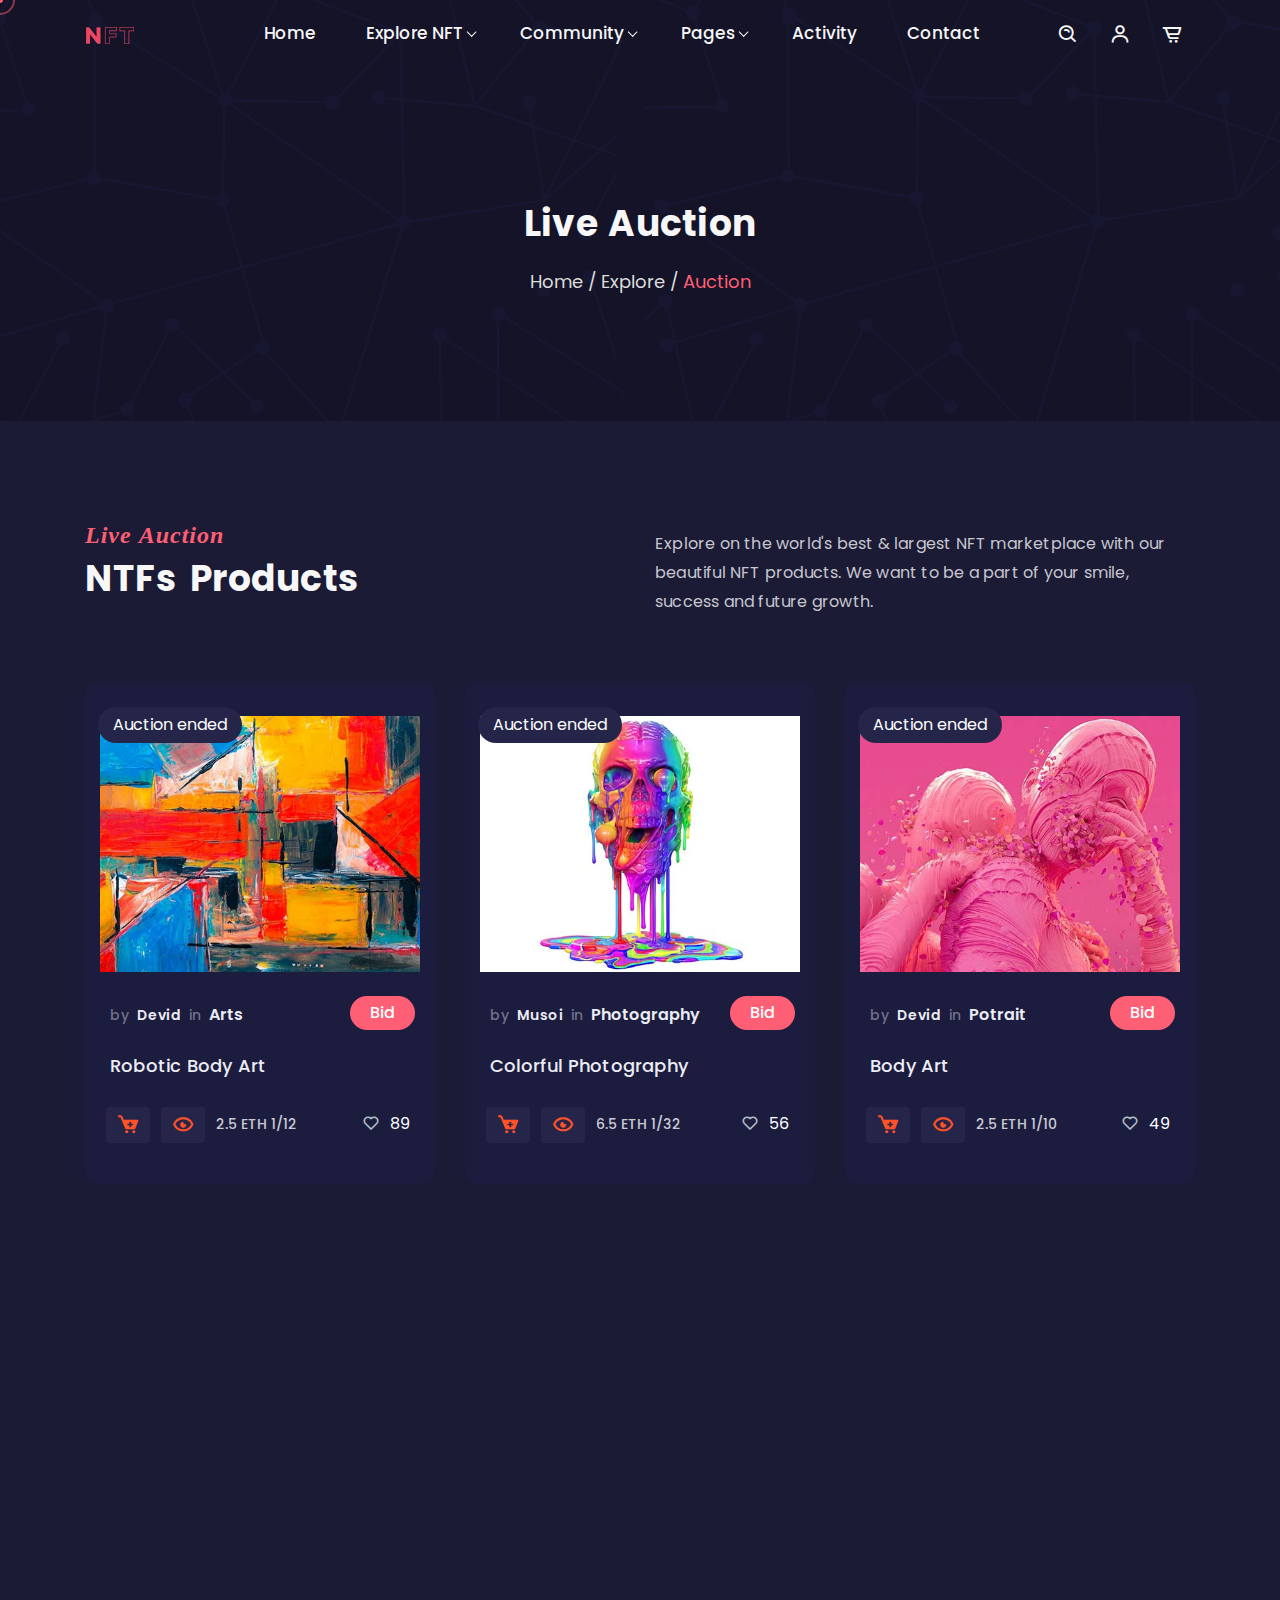
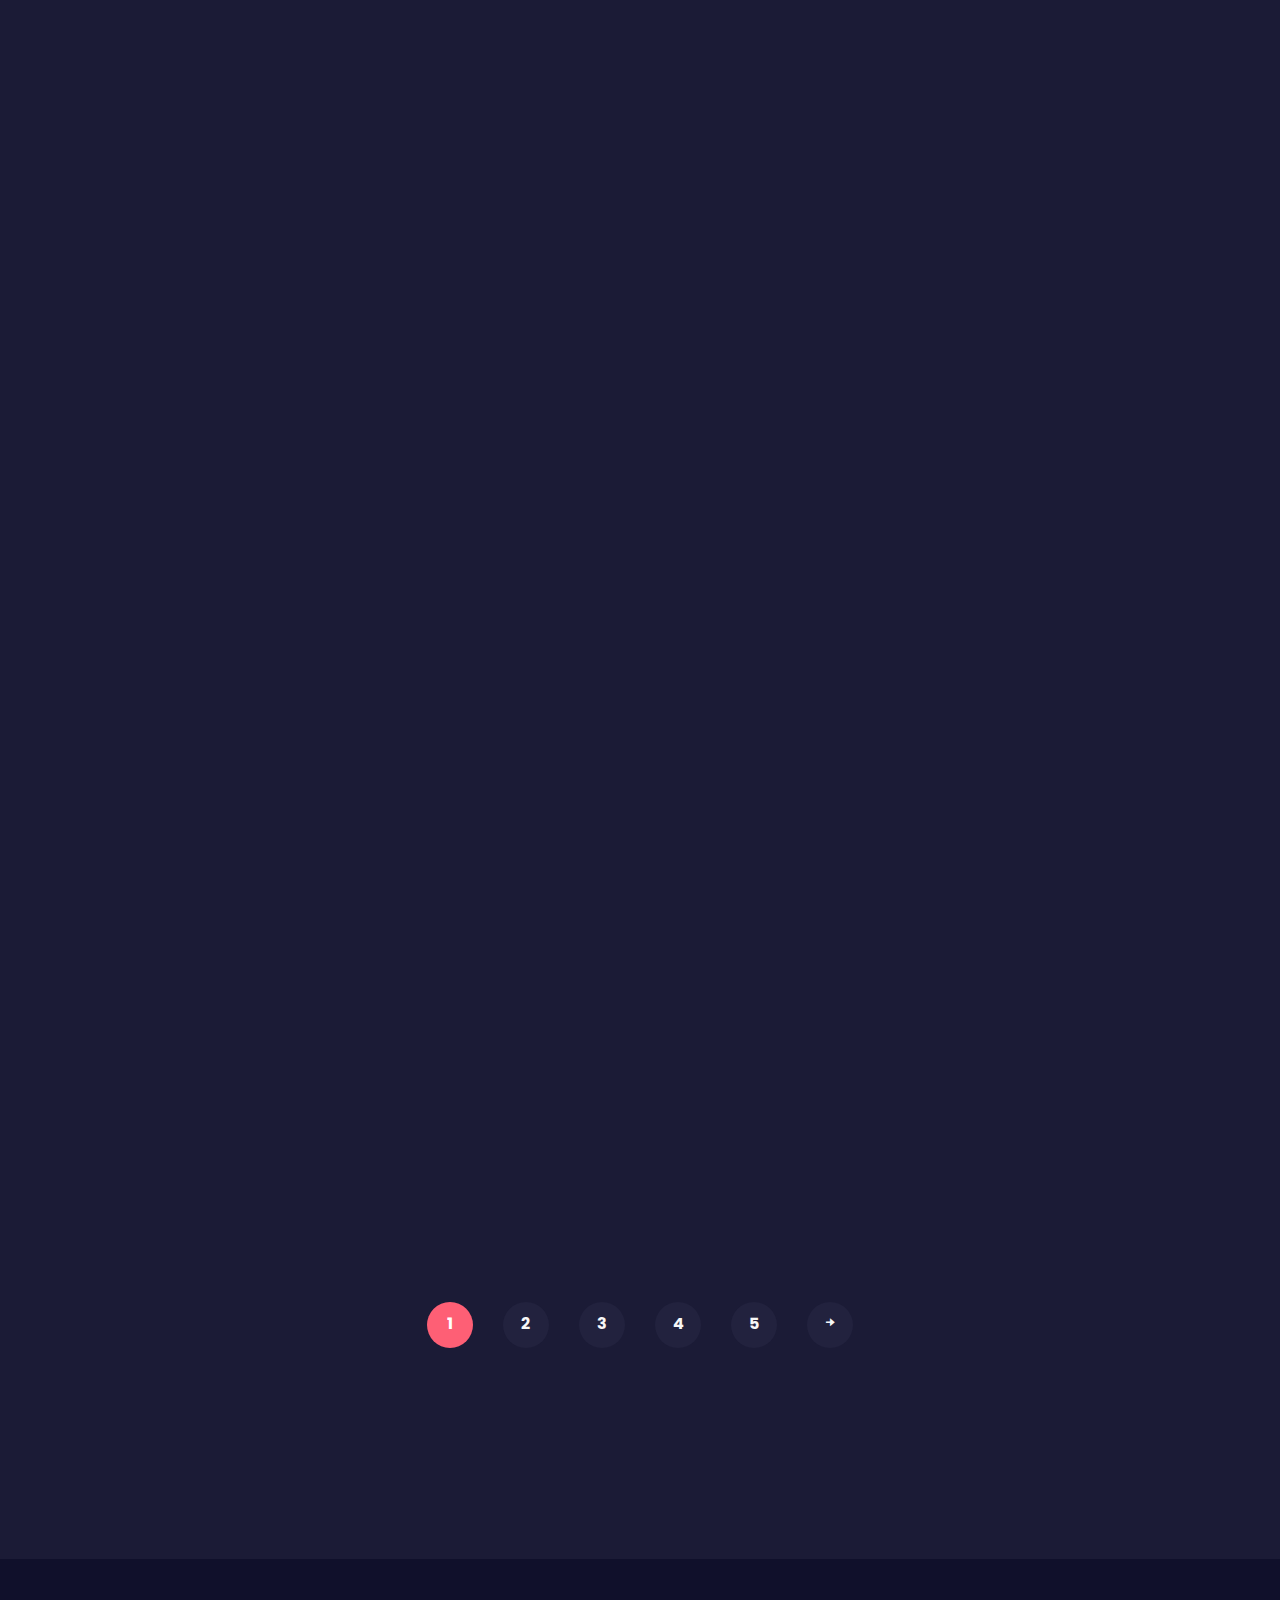
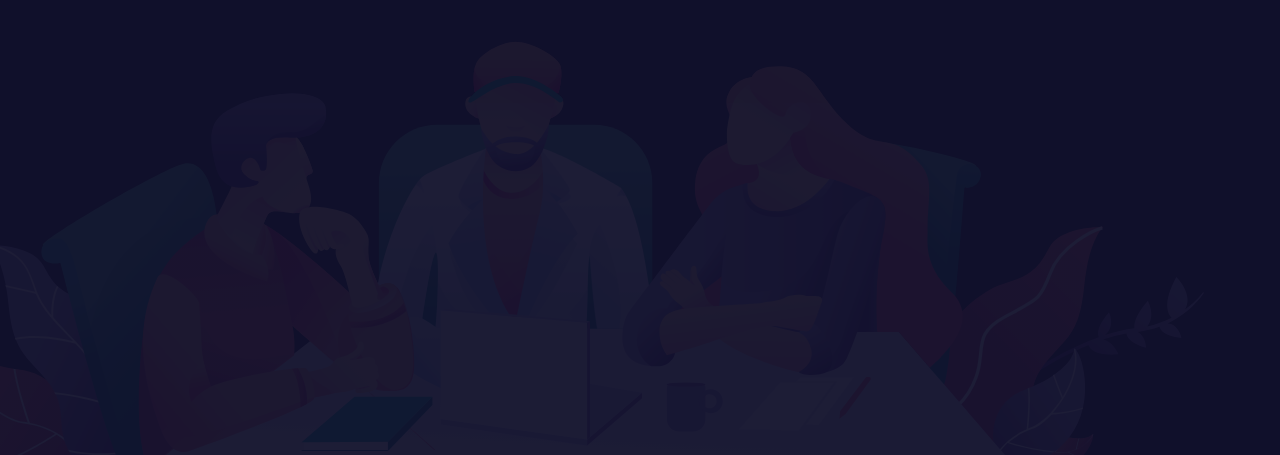
<file: NftMarket _ NFT Marketplace Responsive HTML Template.html>
<!doctype html>
<html lang="en">
<head>
	<meta charset="UTF-8">
	<meta name="viewport" content="width=device-width, initial-scale=1">
	<title>NftMarket | NFT Marketplace Responsive HTML Template</title>	<!-- site title -->
	<meta name="description" content="" />
	<meta name="keywords" content="" />
	<meta name="author" content="themetum Team" />
	<!-- Favicon -->
  <link rel="shortcut icon" href="img/favicon.png">
	<!-- CSS File -->
  <link rel="stylesheet" href="css/bootstrap.min.css">
  <link rel="stylesheet" href="css/owl.carousel.min.css">
  <link rel="stylesheet" href="css/owl.theme.default.min.css">
  <link rel="stylesheet" href="css/boxicons.min.css">
  <link rel="stylesheet" href="css/magnific-popup.css">
  <link rel="stylesheet" href="css/animate.css">
  <link rel="stylesheet" href="css/meanmenu.css">
  <link rel="stylesheet" href="css/splitting-cells.css">
  <link rel="stylesheet" href="css/splitting.css">
  <link rel="stylesheet" href="css/style.css">
  <link rel="stylesheet" href="css/responsive.css">
  	<!-- End CSS File -->
</head>

<body>
  <!--[if IE]>
    <p class="browserupgrade">You are using an <strong>outdated</strong> browser. Please <a href="https://browsehappy.com/">upgrade your browser</a> to improve your experience and security.</p>
  <![endif]-->
	<!-- Preloader -->
	<div id="preloader">
		<div class="preloader-wrapper">
			<div class="spinner"></div>
		</div>
	</div>
	<!-- Preloader-end --> 
	
<div class="mim_tm_all_wrap" data-magic-cursor="" data-color="crimson">	<!-- Mouse Animation -->
  
	<header id="header-area" class="header-transparent sticky">	<!-- start header -->	
			<!-- Start Top Search -->
			<div class="top-search">
				<div class="container">
					<div class="input-group">
						<span class="input-group-addon"><i class="bx bx-search-alt"></i></span>
						<input type="text" class="form-control search-control" placeholder="Search here...">
						<span class="input-group-addon close-search"><i class='bx bx-x'></i></span>
					</div>
				</div>
			</div>
			<!-- End Top Search -->	
			<div class="mobile_menubar">
				<i class='bx bx-menu'></i>
			</div>			
			<div class="main-menu-area">	<!-- Main Menu Area -->
				<div class="container container-main-menu">	<!-- Container -->
					<div class="main-menu d-flex align-items-center">
						<div class="logo">	<!-- Logo -->
							<a href="index.html" class="navbar-brand">
								<img src="img/logo.png" alt="logo">
							</a>
						</div>	<!-- End Logo -->
						<div class="menu ml-auto d-flex">
							<nav class="navigation" id="mobile-menu">
								<ul class="menu-list list-style-none mb-0">
									<li><a href="index.html">Home</a></li>
									<li class="has-children"><a href="#">Explore NFT</a>
										<ul class="sub-menu">
											<li><a href="explores.html">Explore One</a></li>											
											<li><a href="live.html"> Live Auction</a></li>
											<li><a href="item-details.html">Item Details</a></li>
										</ul>
									</li>
									<li class="has-children"><a href="#">Community</a>
										<ul class="sub-menu">
											<li><a href="blog.html">News & Press</a></li>
											<li><a href="blog-details.html">Single Blog</a></li>
											<li><a href="faqs.html">Help Center</a></li>
										</ul>
									</li>
									<li class="has-children"><a href="#">Pages</a>
										<ul class="sub-menu">
											<li><a href="signin.html">My Account</a></li>
											<li><a href="signup.html">Sign Up</a></li>
											<li><a href="testimonials.html">Testimonials</a></li>
											<li><a href="authors.html">Authors</a></li>
											<li><a href="author-details.html">Author Details</a></li>
											<li><a href="terms-conditions.html">Terms & Conditions</a></li>
											<li><a href="about.html">About Us</a></li>
											<li><a href="privacy.html">Privacy Policy</a></li>
											<li><a href="wallet.html">Connect Wallet</a></li>
										</ul>
									</li>
									<li><a href="activity.html">Activity</a></li>
									<li><a href="contact.html">Contact</a></li>
								</ul>
							</nav>
							<div class="menu-social icon-set">
								<ul class="social-list list-style-none mb-0">
									<li><a class="search" href="#"><i class="bx bx-search-alt"></i></a></li>
									<li><a href="#"><i class='bx bx-user'></i></a></li>
									<li><a href="#"><i class='bx bx-cart-alt' ></i></a></li>
								</ul>
							</div>
						</div>
						<!-- Responsive Menu -->
						<div class="mobile-menu mobile-menu-preview"></div>
					</div>
					<div class="main-menu-icon">
						<span class="line line-1"></span>
						<span class="line line-2"></span>
						<span class="line line-3"></span>
					</div> <!-- responsive menu icon -->
				</div> <!-- end container -->
			</div>	<!-- end main menu area -->
	</header>	<!-- end header -->
	<div id="hero-slider-area" class="header-hero-area site-breadcrumb-header fix"> <!-- start header banner -->				

		<!-- Start Breadcrumb
		============================================= -->
		<div class="site-breadcrumb pb-100">
			<div class="container">
				<div class="row">
					<div class="col-md-12 text-center pt-200">
						<h2 data-splitting class="breadcrumb-title wow fadeInUp" data-wow-duration=".003s" data-wow-delay=".003s">Live Auction</h2>
						<ul class="breadcrumb-menu clearfix">
							<li>
								<a href="index.html">Home /</a> 
								<a href="explores.html">Explore /</a> 
								<a href="#" class="active">Auction</a>
							</li>
						</ul>					
					</div>
				</div>
			</div>
		</div>
		<!-- End  Breadcrumb -->				
	</div> <!-- End  header hero area -->
	<section id="live-auction" class="dark-bg-all pb-150 pt-100"> <!-- start live auction -->
		<div class="container"> <!-- start container -->
			<div class="row"> <!-- start row -->
				<div class="col-md-6 col-sm-12 pb-10"> <!-- start col-6 -->
					<div data-splitting class="section_intro wow fadeInUp" data-wow-duration=".003s" data-wow-delay=".003s">
						<p>Live Auction</p>
						<h2 class="section_heading">NTFs Products</h2>
					</div>
				</div> <!-- end col-6 -->
				<div class="col-md-6 col-sm-12"> <!-- start col-6 -->
					<div class="section_description">
						<p class="wow fadeInUp" data-wow-duration="1s" data-wow-delay=".6s">Explore on the world's best & largest NFT marketplace with our beautiful NFT products. We want to be a part of your smile, 
success and future growth. </p>
					</div>
				</div> <!-- end col-6 -->
			</div> <!-- end row -->
		</div> <!-- end container -->	
		<div class="container pb-30"> <!-- start container -->
			<div class="row"> <!-- start row -->
				<div class="col-md-4 col-sm-12 wow fadeInUp" data-wow-duration="1s" data-wow-delay=".3s"> <!-- start col-4 -->
					<div class="single_product mt-50 pb-30"> <!-- Single Product -->
						<div class="jumbotron countdown show" data-Date='2022/09/24 23:59:59' data-endText="Auction ended">					
						    <div class="running">
								<span class="timer">
								  <span class="days text-white"></span>Ds
								  <span class="hours"></span>Hs
								  <span class="minutes"></span>Ms
								  <span class="seconds"></span>Ss
								  </span>							  
						    </div>
						</div>
						<div class="single_product_img">						
							<a href="product.html" class="theme_preview_link">
								<img src="img/portfolio/1.jpg" alt="" class="responsive-fluid" />						
							</a>
						</div>
						<div class="nft_product_description">
							<div class="nft_product_text">
								<span class="product_author">
									by <a href="pro-item.html">Devid</a> in
								</span>
								<span class="product_categories">
									<a href="pro-item.html">Arts</a>
								</span>
								<a href="#" class="placebid price">Bid</a>
								<a class="product-title" href="#">
									<p class="product_title_intro">Robotic Body Art</p>	
								</a>
							</div>
							<div class="nft_product_link">					
								<ul>
									<li class="product-all-icon">
										<span class="add-cart product-icon">
											<a data-toggle="tooltip"  title="Add to Cart" href="#" class="cart-add">
												<i class='bx bxs-cart-add'></i>
											</a>
										</span>									
									</li>
										<li class="product-all-icon">
											<span class="live-view product-icon">
												<a data-toggle="tooltip"  title="Details" href="#" class="live-demo">
													<i class='bx bx-show-alt'></i>
												</a>
											</span>										
										</li>
										<li class="product-all-icon">										
											<span class="sale-count product-icon">
													<span class="sale-counter">2.5 ETH  1/12</span>	
											</span>	
										</li>										
								</ul>
								<div class="profile-rating">
									<ul>
										<li><i class='bx bx-heart'></i> <span class="thumbsup">89</span></li>
									</ul>
								</div>
							</div>
						</div>
					</div> <!-- End Single Product -->
				</div> <!-- End col-4-->
				<div class="col-md-4 col-sm-12 wow fadeInUp" data-wow-duration="1s" data-wow-delay=".3s"> <!-- start col-4 -->
					<div class="single_product mt-50 pb-30"> <!-- Single Product -->
						<div class="jumbotron countdown show" data-Date='2022/09/29 23:59:59' data-endText="Auction ended">					
						    <div class="running">
								<span class="timer">
								  <span class="days text-white"></span>Ds
								  <span class="hours"></span>Hs
								  <span class="minutes"></span>Ms
								  <span class="seconds"></span>Ss
								  </span>								  
						    </div>
						</div>
						<div class="single_product_img">						
							<a href="product.html" class="theme_preview_link">
								<img src="img/portfolio/2.jpg" alt="" class="responsive-fluid" />						
							</a>
						</div>
						<div class="nft_product_description">
							<div class="nft_product_text">
								<span class="product_author">
									by <a href="pro-item.html">Musoi</a> in
								</span>
								<span class="product_categories">
									<a href="pro-item.html">Photography</a>
								</span>
								<a href="#" class="placebid price">Bid</a>
								<a class="product-title" href="#">
									<p class="product_title_intro">Colorful Photography</p>	
								</a>
							</div>
							<div class="nft_product_link">					
								<ul>
									<li class="product-all-icon">
										<span class="add-cart product-icon">
											<a data-toggle="tooltip"  title="Add to Cart" href="#" class="cart-add">
												<i class='bx bxs-cart-add'></i>
											</a>
										</span>									
									</li>
										<li class="product-all-icon">
											<span class="live-view product-icon">
												<a data-toggle="tooltip"  title="Details" href="#" class="live-demo">
													<i class='bx bx-show-alt'></i>
												</a>
											</span>										
										</li>
										<li class="product-all-icon">										
											<span class="sale-count product-icon">
													<span class="sale-counter">6.5 ETH  1/32</span>	
											</span>	
										</li>										
								</ul>
								<div class="profile-rating">
									<ul>
										<li><i class='bx bx-heart'></i> <span class="thumbsup">56</span></li>
									</ul>
								</div>
							</div>
						</div>
					</div> <!-- End Single Product -->
				</div> <!-- End col-4 -->
				<div class="col-md-4 col-sm-12 wow fadeInUp" data-wow-duration="1s" data-wow-delay=".3s"> <!-- start col-4 -->
					<div class="single_product mt-50 pb-30"> <!-- Single Product -->
						<div class="jumbotron countdown show" data-Date='2022/07/24 23:59:59' data-endText="Auction ended">					
						    <div class="running">
								<span class="timer">
								  <span class="days text-white"></span>Ds
								  <span class="hours"></span>Hs
								  <span class="minutes"></span>Ms
								  <span class="seconds"></span>Ss
								  </span>							  
						    </div>
						</div>
						<div class="single_product_img">						
							<a href="product.html" class="theme_preview_link">
								<img src="img/portfolio/3.jpg" alt="" class="responsive-fluid" />						
							</a>
						</div>
						<div class="nft_product_description">
							<div class="nft_product_text">
								<span class="product_author">
									by <a href="pro-item.html">Devid</a> in
								</span>
								<span class="product_categories">
									<a href="pro-item.html">Potrait</a>
								</span>
								<a href="#" class="placebid price">Bid</a>
								<a class="product-title" href="#">
									<p class="product_title_intro">Body Art</p>	
								</a>
							</div>
							<div class="nft_product_link">					
								<ul>
									<li class="product-all-icon">
										<span class="add-cart product-icon">
											<a data-toggle="tooltip"  title="Add to Cart" href="#" class="cart-add">
												<i class='bx bxs-cart-add'></i>
											</a>
										</span>									
									</li>
										<li class="product-all-icon">
											<span class="live-view product-icon">
												<a data-toggle="tooltip"  title="Details" href="#" class="live-demo">
													<i class='bx bx-show-alt'></i>
												</a>
											</span>										
										</li>
										<li class="product-all-icon">										
											<span class="sale-count product-icon">
													<span class="sale-counter">2.5 ETH  1/10</span>	
											</span>	
										</li>										
								</ul>
								<div class="profile-rating">
									<ul>
										<li><i class='bx bx-heart'></i> <span class="thumbsup">49</span></li>
									</ul>
								</div>
							</div>
						</div>
					</div> <!-- End Single Product -->
				</div> <!-- End col-4 -->
			</div> <!-- end row -->
			<div class="row"> <!-- start row -->
				<div class="col-md-4 col-sm-12 wow fadeInUp" data-wow-duration="1s" data-wow-delay=".3s"> <!-- start col-4 -->
					<div class="single_product mt-50 pb-30"> <!-- Single Product -->
						<div class="jumbotron countdown show" data-Date='2022/05/24 23:59:59' data-endText="Auction ended">					
						    <div class="running">
								<span class="timer">
								  <span class="days text-white"></span>Ds
								  <span class="hours"></span>Hs
								  <span class="minutes"></span>Ms
								  <span class="seconds"></span>Ss
								  </span>								  
						    </div>
						</div>
						<div class="single_product_img">						
							<a href="product.html" class="theme_preview_link">
								<img src="img/portfolio/4.jpg" alt="" class="responsive-fluid" />						
							</a>
						</div>
						<div class="nft_product_description">
							<div class="nft_product_text">
								<span class="product_author">
									by <a href="pro-item.html">Devid</a> in
								</span>
								<span class="product_categories">
									<a href="pro-item.html">Arts</a>
								</span>
								<a href="#" class="placebid price">Bid</a>
								<a class="product-title" href="#">
									<p class="product_title_intro">Robotic Body Art</p>	
								</a>
							</div>
							<div class="nft_product_link">					
								<ul>
									<li class="product-all-icon">
										<span class="add-cart product-icon">
											<a data-toggle="tooltip"  title="Add to Cart" href="#" class="cart-add">
												<i class='bx bxs-cart-add'></i>
											</a>
										</span>									
									</li>
										<li class="product-all-icon">
											<span class="live-view product-icon">
												<a data-toggle="tooltip"  title="Details" href="#" class="live-demo">
													<i class='bx bx-show-alt'></i>
												</a>
											</span>										
										</li>
										<li class="product-all-icon">										
											<span class="sale-count product-icon">
													<span class="sale-counter">2.5 ETH  1/12</span>	
											</span>	
										</li>										
								</ul>
								<div class="profile-rating">
									<ul>
										<li><i class='bx bx-heart'></i> <span class="thumbsup">89</span></li>
									</ul>
								</div>
							</div>
						</div>
					</div> <!-- End Single Product -->
				</div> <!-- End col-4 -->
				<div class="col-md-4 col-sm-12 wow fadeInUp" data-wow-duration="1s" data-wow-delay=".3s"> <!-- start col-4 -->
					<div class="single_product mt-50 pb-30"> <!-- Single Product -->
						<div class="jumbotron countdown show" data-Date='2022/08/24 23:59:59' data-endText="Auction ended">					
						    <div class="running">
								<span class="timer">
								  <span class="days text-white"></span>Ds
								  <span class="hours"></span>Hs
								  <span class="minutes"></span>Ms
								  <span class="seconds"></span>Ss
								  </span>							  
						    </div>
						</div>					
						<div class="single_product_img">						
							<a href="product.html" class="theme_preview_link">
								<img src="img/portfolio/5.jpg" alt="" class="responsive-fluid" />						
							</a>
						</div>
						<div class="nft_product_description">
							<div class="nft_product_text">
								<span class="product_author">
									by <a href="pro-item.html">Musoi</a> in
								</span>
								<span class="product_categories">
									<a href="pro-item.html">Photography</a>
								</span>
								<a href="#" class="placebid price">Bid</a>
								<a class="product-title" href="#">
									<p class="product_title_intro">Colorful Photography</p>	
								</a>
							</div>
							<div class="nft_product_link">					
								<ul>
									<li class="product-all-icon">
										<span class="add-cart product-icon">
											<a data-toggle="tooltip"  title="Add to Cart" href="#" class="cart-add">
												<i class='bx bxs-cart-add'></i>
											</a>
										</span>									
									</li>
										<li class="product-all-icon">
											<span class="live-view product-icon">
												<a data-toggle="tooltip"  title="Details" href="#" class="live-demo">
													<i class='bx bx-show-alt'></i>
												</a>
											</span>										
										</li>
										<li class="product-all-icon">										
											<span class="sale-count product-icon">
													<span class="sale-counter">6.5 ETH  1/32</span>	
											</span>	
										</li>										
								</ul>
								<div class="profile-rating">
									<ul>
										<li><i class='bx bx-heart'></i> <span class="thumbsup">56</span></li>
									</ul>
								</div>
							</div>
						</div>
					</div> <!-- End Single Product -->
				</div> <!-- End col-4 -->
				<div class="col-md-4 col-sm-12 wow fadeInUp" data-wow-duration="1s" data-wow-delay=".3s"> <!-- start col-4 -->
					<div class="single_product mt-50 pb-30"> <!-- Single Product -->
						<div class="jumbotron countdown show" data-Date='2021/12/30 23:59:59' data-endText="Auction ended">					
						    <div class="running">
								<span class="timer">
								  <span class="days text-white"></span>Ds
								  <span class="hours"></span>Hs
								  <span class="minutes"></span>Ms
								  <span class="seconds"></span>Ss
								  </span>								  
						    </div>
						</div>
						<div class="single_product_img">						
							<a href="product.html" class="theme_preview_link">
								<img src="img/portfolio/6.jpg" alt="" class="responsive-fluid" />						
							</a>
						</div>
						<div class="nft_product_description">
							<div class="nft_product_text">
								<span class="product_author">
									by <a href="pro-item.html">Devid</a> in
								</span>
								<span class="product_categories">
									<a href="pro-item.html">Potrait</a>
								</span>
								<a href="#" class="placebid price">Bid</a>
								<a class="product-title" href="#">
									<p class="product_title_intro">Body Art</p>	
								</a>
							</div>
							<div class="nft_product_link">					
								<ul>
									<li class="product-all-icon">
										<span class="add-cart product-icon">
											<a data-toggle="tooltip"  title="Add to Cart" href="#" class="cart-add">
												<i class='bx bxs-cart-add'></i>
											</a>
										</span>									
									</li>
										<li class="product-all-icon">
											<span class="live-view product-icon">
												<a data-toggle="tooltip"  title="Details" href="#" class="live-demo">
													<i class='bx bx-show-alt'></i>
												</a>
											</span>										
										</li>
										<li class="product-all-icon">										
											<span class="sale-count product-icon">
													<span class="sale-counter">2.5 ETH  1/10</span>	
											</span>	
										</li>										
								</ul>
								<div class="profile-rating">
									<ul>
										<li><i class='bx bx-heart'></i> <span class="thumbsup">49</span></li>
									</ul>
								</div>
							</div>
						</div>
					</div> <!-- End Single Product -->
				</div> <!-- End col-4 -->
			</div> <!-- end row -->
			<div class="row"> <!-- start row -->
				<div class="col-md-4 col-sm-12 wow fadeInUp" data-wow-duration="1s" data-wow-delay=".3s"> <!-- start col-4 -->
					<div class="single_product mt-50 pb-30"> <!-- Single Product -->
						<div class="jumbotron countdown show" data-Date='2022/07/24 23:59:59' data-endText="Auction ended">					
						    <div class="running">
								<span class="timer">
								  <span class="days text-white"></span>Ds
								  <span class="hours"></span>Hs
								  <span class="minutes"></span>Ms
								  <span class="seconds"></span>Ss
								  </span>							  
						    </div>
						</div>					
						<div class="single_product_img">						
							<a href="product.html" class="theme_preview_link">
								<img src="img/portfolio/1.jpg" alt="" class="responsive-fluid" />						
							</a>
						</div>
						<div class="nft_product_description">
							<div class="nft_product_text">
								<span class="product_author">
									by <a href="pro-item.html">Devid</a> in
								</span>
								<span class="product_categories">
									<a href="pro-item.html">Arts</a>
								</span>
								<a href="#" class="placebid price">Bid</a>
								<a class="product-title" href="#">
									<p class="product_title_intro">Robotic Body Art</p>	
								</a>
							</div>
							<div class="nft_product_link">					
								<ul>
									<li class="product-all-icon">
										<span class="add-cart product-icon">
											<a data-toggle="tooltip"  title="Add to Cart" href="#" class="cart-add">
												<i class='bx bxs-cart-add'></i>
											</a>
										</span>									
									</li>
										<li class="product-all-icon">
											<span class="live-view product-icon">
												<a data-toggle="tooltip"  title="Details" href="#" class="live-demo">
													<i class='bx bx-show-alt'></i>
												</a>
											</span>										
										</li>
										<li class="product-all-icon">										
											<span class="sale-count product-icon">
													<span class="sale-counter">2.5 ETH  1/12</span>	
											</span>	
										</li>										
								</ul>
								<div class="profile-rating">
									<ul>
										<li><i class='bx bx-heart'></i> <span class="thumbsup">89</span></li>
									</ul>
								</div>
							</div>
						</div>
					</div> <!-- End Single Product -->
				</div> <!-- End col-4-->
				<div class="col-md-4 col-sm-12 wow fadeInUp" data-wow-duration="1s" data-wow-delay=".3s"> <!-- start col-4 -->
					<div class="single_product mt-50 pb-30"> <!-- Single Product -->
						<div class="jumbotron countdown show" data-Date='2022/09/29 23:59:59' data-endText="Auction ended">					
						    <div class="running">
								<span class="timer">
								  <span class="days text-white"></span>Ds
								  <span class="hours"></span>Hs
								  <span class="minutes"></span>Ms
								  <span class="seconds"></span>Ss
								  </span>								  
						    </div>
						</div>
						<div class="single_product_img">						
							<a href="product.html" class="theme_preview_link">
								<img src="img/portfolio/2.jpg" alt="" class="responsive-fluid" />						
							</a>
						</div>
						<div class="nft_product_description">
							<div class="nft_product_text">
								<span class="product_author">
									by <a href="pro-item.html">Musoi</a> in
								</span>
								<span class="product_categories">
									<a href="pro-item.html">Photography</a>
								</span>
								<a href="#" class="placebid price">Bid</a>
								<a class="product-title" href="#">
									<p class="product_title_intro">Colorful Photography</p>	
								</a>
							</div>
							<div class="nft_product_link">					
								<ul>
									<li class="product-all-icon">
										<span class="add-cart product-icon">
											<a data-toggle="tooltip"  title="Add to Cart" href="#" class="cart-add">
												<i class='bx bxs-cart-add'></i>
											</a>
										</span>									
									</li>
										<li class="product-all-icon">
											<span class="live-view product-icon">
												<a data-toggle="tooltip"  title="Details" href="#" class="live-demo">
													<i class='bx bx-show-alt'></i>
												</a>
											</span>										
										</li>
										<li class="product-all-icon">										
											<span class="sale-count product-icon">
													<span class="sale-counter">6.5 ETH  1/32</span>	
											</span>	
										</li>										
								</ul>
								<div class="profile-rating">
									<ul>
										<li><i class='bx bx-heart'></i> <span class="thumbsup">56</span></li>
									</ul>
								</div>
							</div>
						</div>
					</div> <!-- End Single Product -->
				</div> <!-- End col-4 -->
				<div class="col-md-4 col-sm-12 wow fadeInUp" data-wow-duration="1s" data-wow-delay=".3s"> <!-- start col-4 -->
					<div class="single_product mt-50 pb-30"> <!-- Single Product -->
						<div class="jumbotron countdown show" data-Date='2022/07/24 23:59:59' data-endText="Auction ended">					
						    <div class="running">
								<span class="timer">
								  <span class="days text-white"></span>Ds
								  <span class="hours"></span>Hs
								  <span class="minutes"></span>Ms
								  <span class="seconds"></span>Ss
								  </span>							  
						    </div>
						</div>
						<div class="single_product_img">						
							<a href="product.html" class="theme_preview_link">
								<img src="img/portfolio/3.jpg" alt="" class="responsive-fluid" />						
							</a>
						</div>
						<div class="nft_product_description">
							<div class="nft_product_text">
								<span class="product_author">
									by <a href="pro-item.html">Devid</a> in
								</span>
								<span class="product_categories">
									<a href="pro-item.html">Potrait</a>
								</span>
								<a href="#" class="placebid price">Bid</a>
								<a class="product-title" href="#">
									<p class="product_title_intro">Body Art</p>	
								</a>
							</div>
							<div class="nft_product_link">					
								<ul>
									<li class="product-all-icon">
										<span class="add-cart product-icon">
											<a data-toggle="tooltip"  title="Add to Cart" href="#" class="cart-add">
												<i class='bx bxs-cart-add'></i>
											</a>
										</span>									
									</li>
										<li class="product-all-icon">
											<span class="live-view product-icon">
												<a data-toggle="tooltip"  title="Details" href="#" class="live-demo">
													<i class='bx bx-show-alt'></i>
												</a>
											</span>										
										</li>
										<li class="product-all-icon">										
											<span class="sale-count product-icon">
													<span class="sale-counter">2.5 ETH  1/10</span>	
											</span>	
										</li>										
								</ul>
								<div class="profile-rating">
									<ul>
										<li><i class='bx bx-heart'></i> <span class="thumbsup">49</span></li>
									</ul>
								</div>
							</div>
						</div>
					</div> <!-- End Single Product -->
				</div> <!-- End col-4 -->
			</div> <!-- end row -->
			<div class="row"> <!-- start row -->
				<div class="col-md-4 col-sm-12 wow fadeInUp" data-wow-duration="1s" data-wow-delay=".3s"> <!-- start col-4 -->
					<div class="single_product mt-50 pb-30"> <!-- Single Product -->
						<div class="jumbotron countdown show" data-Date='2022/08/24 23:59:59' data-endText="Auction ended">					
						    <div class="running">
								<span class="timer">
								  <span class="days text-white"></span>Ds
								  <span class="hours"></span>Hs
								  <span class="minutes"></span>Ms
								  <span class="seconds"></span>Ss
								  </span>								  
						    </div>
						</div>
						<div class="single_product_img">						
							<a href="product.html" class="theme_preview_link">
								<img src="img/portfolio/4.jpg" alt="" class="responsive-fluid" />						
							</a>
						</div>
						<div class="nft_product_description">
							<div class="nft_product_text">
								<span class="product_author">
									by <a href="pro-item.html">Devid</a> in
								</span>
								<span class="product_categories">
									<a href="pro-item.html">Arts</a>
								</span>
								<a href="#" class="placebid price">Bid</a>
								<a class="product-title" href="#">
									<p class="product_title_intro">Robotic Body Art</p>	
								</a>
							</div>
							<div class="nft_product_link">					
								<ul>
									<li class="product-all-icon">
										<span class="add-cart product-icon">
											<a data-toggle="tooltip"  title="Add to Cart" href="#" class="cart-add">
												<i class='bx bxs-cart-add'></i>
											</a>
										</span>									
									</li>
										<li class="product-all-icon">
											<span class="live-view product-icon">
												<a data-toggle="tooltip"  title="Details" href="#" class="live-demo">
													<i class='bx bx-show-alt'></i>
												</a>
											</span>										
										</li>
										<li class="product-all-icon">										
											<span class="sale-count product-icon">
													<span class="sale-counter">2.5 ETH  1/12</span>	
											</span>	
										</li>										
								</ul>
								<div class="profile-rating">
									<ul>
										<li><i class='bx bx-heart'></i> <span class="thumbsup">89</span></li>
									</ul>
								</div>
							</div>
						</div>
					</div> <!-- End Single Product -->
				</div> <!-- End col-4 -->
				<div class="col-md-4 col-sm-12 wow fadeInUp" data-wow-duration="1s" data-wow-delay=".3s"> <!-- start col-4 -->
					<div class="single_product mt-50 pb-30"> <!-- Single Product -->
						<div class="jumbotron countdown show" data-Date='2021/12/24 23:59:59' data-endText="Auction ended">					
						    <div class="running">
								<span class="timer">
								  <span class="days text-white"></span>Ds
								  <span class="hours"></span>Hs
								  <span class="minutes"></span>Ms
								  <span class="seconds"></span>Ss
								  </span>							  
						    </div>
						</div>					
						<div class="single_product_img">						
							<a href="product.html" class="theme_preview_link">
								<img src="img/portfolio/5.jpg" alt="" class="responsive-fluid" />						
							</a>
						</div>
						<div class="nft_product_description">
							<div class="nft_product_text">
								<span class="product_author">
									by <a href="pro-item.html">Musoi</a> in
								</span>
								<span class="product_categories">
									<a href="pro-item.html">Photography</a>
								</span>
								<a href="#" class="placebid price">Bid</a>
								<a class="product-title" href="#">
									<p class="product_title_intro">Colorful Photography</p>	
								</a>
							</div>
							<div class="nft_product_link">					
								<ul>
									<li class="product-all-icon">
										<span class="add-cart product-icon">
											<a data-toggle="tooltip"  title="Add to Cart" href="#" class="cart-add">
												<i class='bx bxs-cart-add'></i>
											</a>
										</span>									
									</li>
										<li class="product-all-icon">
											<span class="live-view product-icon">
												<a data-toggle="tooltip"  title="Details" href="#" class="live-demo">
													<i class='bx bx-show-alt'></i>
												</a>
											</span>										
										</li>
										<li class="product-all-icon">										
											<span class="sale-count product-icon">
													<span class="sale-counter">6.5 ETH  1/32</span>	
											</span>	
										</li>										
								</ul>
								<div class="profile-rating">
									<ul>
										<li><i class='bx bx-heart'></i> <span class="thumbsup">56</span></li>
									</ul>
								</div>
							</div>
						</div>
					</div> <!-- End Single Product -->
				</div> <!-- End col-4 -->
				<div class="col-md-4 col-sm-12 wow fadeInUp" data-wow-duration="1s" data-wow-delay=".3s"> <!-- start col-4 -->
					<div class="single_product mt-50 pb-30"> <!-- Single Product -->
						<div class="jumbotron countdown show" data-Date='2022/07/24 23:59:59' data-endText="Auction ended">					
						    <div class="running">
								<span class="timer">
								  <span class="days text-white"></span>Ds
								  <span class="hours"></span>Hs
								  <span class="minutes"></span>Ms
								  <span class="seconds"></span>Ss
								  </span>							  
						    </div>
						</div>					
						<div class="single_product_img">						
							<a href="product.html" class="theme_preview_link">
								<img src="img/portfolio/6.jpg" alt="" class="responsive-fluid" />						
							</a>
						</div>
						<div class="nft_product_description">
							<div class="nft_product_text">
								<span class="product_author">
									by <a href="pro-item.html">Devid</a> in
								</span>
								<span class="product_categories">
									<a href="pro-item.html">Potrait</a>
								</span>
								<a href="#" class="placebid price">Bid</a>
								<a class="product-title" href="#">
									<p class="product_title_intro">Body Art</p>	
								</a>
							</div>
							<div class="nft_product_link">					
								<ul>
									<li class="product-all-icon">
										<span class="add-cart product-icon">
											<a data-toggle="tooltip"  title="Add to Cart" href="#" class="cart-add">
												<i class='bx bxs-cart-add'></i>
											</a>
										</span>									
									</li>
										<li class="product-all-icon">
											<span class="live-view product-icon">
												<a data-toggle="tooltip"  title="Details" href="#" class="live-demo">
													<i class='bx bx-show-alt'></i>
												</a>
											</span>										
										</li>
										<li class="product-all-icon">										
											<span class="sale-count product-icon">
													<span class="sale-counter">2.5 ETH  1/10</span>	
											</span>	
										</li>										
								</ul>
								<div class="profile-rating">
									<ul>
										<li><i class='bx bx-heart'></i> <span class="thumbsup">49</span></li>
									</ul>
								</div>
							</div>
						</div>
					</div> <!-- End Single Product -->
				</div> <!-- End col-4 -->
			</div> <!-- end row -->			
			<div class="row"> <!-- start row -->
				<div class="pagination-area"> <!-- start pagination -->
					<ul class="pagination product_list">
					  <li class="page-number active"><a href="#">1</a></li>
					  <li class="page-number"><a href="#">2</a></li>
					  <li class="page-number"><a href="#">3</a></li>
					  <li class="page-number"><a href="#">4</a></li>
					  <li class="page-number"><a href="#">5</a></li>
					  <li class="page-number"><a href="#"><i class='bx bxs-right-arrow-alt'></i></a></li>
					</ul>					
				</div> <!-- end pagination -->				
			</div> <!-- end row -->
		</div> <!-- end container -->
	</section><!-- end live -->	
	
	<footer id="footer_area" class="footer_area_bg"> <!-- start footer area -->
		<div class="container"> <!-- start container -->
			<div class="row"> <!-- start row -->
				<div class="col-md-12">
					<div class="subscribe_form wow fadeInUp" data-wow-duration=".2s" data-wow-delay=".2s">
						<div class="row">
							<div class="col-md-6 col-sm-12">
								<div data-splitting class="subsribe_text wow fadeInUp" data-wow-duration=".003s" data-wow-delay=".003s">
									<h6>Want to get notify <br />  and product updates from us?</h6>
								</div>
							</div> <!-- end col-6 -->
							<div class="col-md-6 col-sm-12">
								<div class="email-input">
									<form action="contact.php">
										<div class="form-group">
											<input placeholder="Email here..." class="form-control" id="subscribe">
											<button class="btn btn-subscribe" type="submit">Notify</button>
										</div>
									</form>
								</div>							
							</div> <!-- end col-6 -->
						</div>
					</div>
				</div> <!-- end col-12 -->
			</div> <!-- end row -->
		</div> <!-- end container -->
		<div class="container"> <!-- start container -->
			<div class="row"> <!-- start row -->
				<div class="col-md-3 col-sm-6"> <!-- start col-3 -->
					<div class="footer_widget wow fadeInUp" data-wow-duration="1s" data-wow-delay=".3s">
						<div class="widget_title">
							<h6>Company</h6>
						</div>
						<div class="widget_nav_link">
							<ul class="footer_nav">
								<li><a href="about.html">About</a></li>
								<li><a href="team.html">Team</a></li>
								<li><a href="contact.html">Contact Us</a></li>
								<li><a href="blog.html">Blog</a></li>
							</ul>
							<div class="social_profile">
								<a href="#" class="social_profile_link"><i class='bx bxl-facebook'></i></a>
								<a href="#" class="social_profile_link"><i class='bx bxl-twitter' ></i></a>
								<a href="#" class="social_profile_link"><i class='bx bxl-dribbble' ></i></a>
								<a href="#" class="social_profile_link"><i class='bx bxl-behance' ></i></a>								
								<a href="#" class="social_profile_link"><i class='bx bxl-linkedin' ></i></a>
							</div>
						</div>
					</div>
				</div> <!-- end col-3 -->
				<div class="col-md-3 col-sm-6"> <!-- col-3 -->
					<div class="footer_widget wow fadeInUp" data-wow-duration="1s" data-wow-delay=".5s">
						<div class="widget_title">
							<h6>Resource</h6>
						</div>
						<div class="widget_nav_link">
							<ul class="footer_nav">
								<li><a href="authors.html">Authors</a></li>
								<li><a href="affiliate.html">Affiliate Program</a></li>
								<li><a href="faqs.html">FAQS</a></li>
								<li><a href="blog.html">News & Press</a></li>
								<li><a href="testimonials.html">Testimonials</a></li>
							</ul>
						</div>
					</div>
				</div> <!-- end col-3 -->
				<div class="col-md-3 col-sm-6"> <!-- col-3 -->
					<div class="footer_widget wow fadeInUp" data-wow-duration="1s" data-wow-delay=".7s">
						<div class="widget_title">
							<h6>Need Help ?</h6>
						</div>						
						<div class="widget_nav_link">
							<ul class="footer_nav">
								<li><a href="contact.html">Privacy Policy</a></li>
								<li><a href="signup.html">Sign up</a></li>
								<li><a href="signin.html">Sign in</a></li>
								<li><a href="contact.html">Pre-sale Questions</a></li>
								<li><a href="authors.html">Terms & Conditions</a></li>
							</ul>
						</div>
					</div>
				</div> <!-- end col-3 -->
				<div class="col-md-3 col-sm-6"> <!-- col-3 -->
					<div class="footer_widget wow fadeInUp" data-wow-duration="1s" data-wow-delay=".9s">
						<div class="widget_title">
							<h6>Marketplace</h6>
						</div>						
						<div class="widget_nav_link">
							<ul class="footer_nav">
								<li><a href="live.html">Live Auction</a></li>
								<li><a href="products.html">NFT Product</a></li>
								<li><a href="products.html">Virtual World</a></li>
								<li><a href="products.html">Popular Art</a></li>
								<li><a href="products.html">Domain Names</a></li>
							</ul>
						</div>
					</div>
				</div> <!-- end col-3 -->
			</div> <!-- end row -->
		</div> <!-- end container -->
		<div class="container pt-50"> <!-- start container -->
			<div class="row wow fadeInUp" data-wow-duration="1s" data-wow-delay=".5s"> <!-- start row -->
				<div class="col-md-2 col-sm-6"> <!-- col-2 footer logo -->
					<div class="footer_logo">
						<a href="index.html"><img src="img/logo.png" alt="" class="responsive-fluid" /></a>
					</div>
				</div> <!-- end col-2 footer logo -->
				<div class="col-md-7  col-sm-12"> <!-- col-3 footer copyright -->
					<div class="footer_copyright">
						<p class="copyright_text text-center">All right reserved & designed by <span><a href="#">NftMarket</a></span></p>
					</div>
				</div><!-- end col-3 footer copyright -->
				<div class="col-md-3  col-sm-12"><!-- col-3 footer payment -->
					<div class="payment_method">
						<img src="img/footer/payment.png" alt="" class="responsive-fluid" />
					</div>
				</div><!-- end col-3 footer payment -->
			</div><!-- end row -->
		</div><!-- end container -->
	</footer><!-- end footer area -->
	<!-- Back to Top
	============================================= --> 
	<a id="back-to-top" class="rounded-circle" data-toggle="tooltip" title="Back to Top" href="javascript:void(0)">
		<i class='bx bxs-chevron-up'></i>
	</a> 
	
	<!-- CURSOR -->
	<div class="mouse-cursor cursor-outer"></div>
    <div class="mouse-cursor cursor-inner"></div>
	<!-- /CURSOR -->	
</div>	<!-- Mouse Cursor Animation End --> 	
	
  <!-- Start JS File -->	
  <script src="js/modernizr-3.8.0.min.js"></script>
  <script src="js/jquery-3.6.0.min.js"></script>
  <script src="js/bootstrap.min.js"></script>
  <script src="js/popper.min.js"></script>
  <script src="js/jquery.appear.min.js"></script>
  <script src="js/owl.carousel.min.js"></script>
  <script src="js/jquery.magnific-popup.min.js"></script>
  <script src="js/jquery.waypoints.min.js"></script>  
  <script src="js/wow.js"></script>  
  <script src="js/splitting-animation.js"></script>
  <script src="js/splitting.min.js"></script>
  <script src="js/multi-countdown.js"></script>
  <script src="js/jquery.meanmenu.min.js"></script>
  <script src="js/main.js"></script>
   <!-- End JS File --> 
</body>

</html>
</file>
<file: css/splitting-cells.css>
.splitting.cells img { width: 100%; display: block; }

@supports ( display: grid ) {
  .splitting.cells {
    position: relative;
    overflow: hidden;
    background-size: cover;
    visibility: hidden;
  }

  .splitting .cell-grid {
    background: inherit;
    position: absolute;
    top: 0; 
    left: 0; 
    width: 100%; 
    height: 100%;
    display: grid;
    grid-template: repeat( var(--row-total), 1fr ) / repeat( var(--col-total), 1fr );
  }

  .splitting .cell {
    background: inherit;
    position: relative;
    overflow: hidden;
  }

  .splitting .cell-inner {
    background: inherit;
    position: absolute;
    visibility: visible;
    /* Size to fit the whole container size */
    width: calc(100% * var(--col-total));
    height: calc(100% * var(--row-total));
    /* Position properly */
    left: calc(-100% * var(--col-index));
    top: calc(-100% * var(--row-index));
  }

  /* Helper variables for advanced effects */
  .splitting .cell {
    --center-x: calc((var(--col-total) - 1) / 2);
    --center-y: calc((var(--row-total) - 1) / 2);

    /* Offset from center, positive & negative */
    --offset-x: calc(var(--col-index) - var(--center-x));
    --offset-y: calc(var(--row-index) - var(--center-y));

    /* Absolute distance from center, only positive */
    --distance-x: calc( (var(--offset-x) * var(--offset-x)) / var(--center-x) );

    /* Absolute distance from center, only positive */
    --distance-y: calc( (var(--offset-y) * var(--offset-y)) / var(--center-y) );
  }
}
</file>
<file: css/splitting.css>
/* Recommended styles for Splitting */
.splitting .word,
.splitting .char {
  display: inline-block;
}

/* Psuedo-element chars */
.splitting .char {
  position: relative;
}

/**
 * Populate the psuedo elements with the character to allow for expanded effects
 * Set to `display: none` by default; just add `display: block` when you want
 * to use the psuedo elements
 */
.splitting .char::before,
.splitting .char::after {
  content: attr(data-char);
  position: absolute;
  top: 0;
  left: 0;
  visibility: hidden;
  transition: inherit;
  user-select: none;
}

/* Expanded CSS Variables */

.splitting {
  /* The center word index */
  --word-center: calc((var(--word-total) - 1) / 2);

  /* The center character index */
  --char-center: calc((var(--char-total) - 1) / 2);

  /* The center character index */
  --line-center: calc((var(--line-total) - 1) / 2);
}

.splitting .word {
  /* Pecent (0-1) of the word's position */
  --word-percent: calc(var(--word-index) / var(--word-total));

  /* Pecent (0-1) of the line's position */
  --line-percent: calc(var(--line-index) / var(--line-total));
}

.splitting .char {
  /* Percent (0-1) of the char's position */
  --char-percent: calc(var(--char-index) / var(--char-total));

  /* Offset from center, positive & negative */
  --char-offset: calc(var(--char-index) - var(--char-center));

  /* Absolute distance from center, only positive */
  --distance: calc(
     (var(--char-offset) * var(--char-offset)) / var(--char-center)
  );

  /* Distance from center where -1 is the far left, 0 is center, 1 is far right */
  --distance-sine: calc(var(--char-offset) / var(--char-center));

  /* Distance from center where 1 is far left/far right, 0 is center */
  --distance-percent: calc((var(--distance) / var(--char-center)));
}
</file>
<file: css/style.css>
/*===========================================================

	* Template Name    : NftMarket | NFT Marketplace Responsive HTML Template
	* Author           : themetum
	* Version          : 1.0.0
	* Created          : 24 September, 2021
	* File Description : Main css file

	=============================================================*/


	/*===================
		1.BASIC CSS
		2.HELPER
		3.NAVBAR
		4.HEADER
		5.LIVE AUCTION
		  5.1 Products 
		  5.2 Single Product
		  5.3 Features Logo
		6.FOUR PART AREA
		  6.1 New Item slider
		7.WHY WE ARE
		8.POPULAR PRODUCT
		9.HOW WE WORK
		10.TESTIMONIALS
		11.AUTHORS
		  11.1 author details
		12.CALL TO ACTION
		13.FOOTER
		14.BLOG
		   14.1 All Post
		   14.2 Blog sidebar
		   14.3 Single Post
		15.EXTRA STYLE
		   15.1 About us
		   15.2 Contact us
		   15.4 Faqs
		   15.5 Terms & condition
		   15.6 Affiliate Terms
		   15.7 Privacy policy
		   15.8 My account		   
		   15.9 Breadcrumb
		   15.11 404 error
		   15.12 preloader
		   15.13 Splitting Text
		   15.14 Back to Top
		   15.15 Activity
		   15.16 Wallet
		 16.MOUSE CURSOR
		   
	====================*/
	
	@import url('https://cdn.jsdelivr.net/npm/boxicons@2.0.5/css/boxicons.min.css');
	@import url('https://fonts.googleapis.com/css2?family=Poppins:ital,wght@0,200;0,300;0,400;0,500;0,600;1,200&family=Tinos:ital@0;1&display=swap');

/*=========================
	1.BASIC STYLE
===========================*/	

	body {
	font-family : "Poppins";		
	overflow-x : hidden;
	margin:0;
	padding:0;
	background:#10102b;
	}

	h1, h2, h3, h4, h5, h6 {
	font-family : 'Poppins';
	letter-spacing : 0.3px;
	color :#f7f7f7;
	word-spacing:2px;
	}
	h2 {
		color: #f7f7f7;
		line-height: 48px;
		margin-bottom: 20px;
		font-weight: 700;
		font-size: 36px;
	}
	h6 {
		font-size: 18px;
		font-weight: 700;
		padding-top: 5px;
		color: #F9F9F9;
	}	
	span.span-color{
	    color: #FE5F75;
	    font-weight:700;
	}

	p {
	font-family :"Poppins";
	font-size : 16px;
	letter-spacing : 0.2px;
	line-height : 29px;
	color:#c6c6cf !important;
	}
	.section_intro p {
		font-size: 24px;
		color: #22264a !important;
		font-family: "Tinos";
		font-style: italic;
		font-weight: 500;
	}	
	a.nav-link i.bx {
		color: #cfd0e2;
		font-size: 14px;
	}
	a.nav-link i.bx {
		color: #cfd0e2;
		font-size: 14px;
	}
	img.responsive-fluid {
		max-width: 100%;
	}
	.fix{
		overflow:hidden;
	}	
	.btn {
		font-family: "Raleway";
		font-size: 16px;
		letter-spacing: .8px !important;
	 }

	.splitting .char {
	  animation: slide-in 1s cubic-bezier(.5, 0, .5, 1) both;
	  animation-delay: calc(60ms * var(--char-index));
	}

	@keyframes slide-in {
	  from {
		transform: translateY(-1em) rotate(-.5turn) scale(0.5);
		opacity: 0;
	  }
	}	 
	input:focus, 
	textarea:focus, 
	select:focus{ 
		outline: none;
	}
	
	li{
		list-style:none !important;
	}
	.span-red{
		color:#FF4462;
	}
	 
/*=======================
		2.HELPER
=========================*/

	.mt-80 {
	margin-top : 80px;
	}
	.mt-50 {
	margin-top : 50px;
	}
	.mt-20 {
	margin-top : 20px;
	}
	.mt-30 {
	margin-top : 30px;
	}
	.mb-50 {
	margin-bottom : 50px;
	}
	.mb-20 {
	margin-bottom : 20px;
	}
	.mb-30 {
	margin-bottom : 30px;
	}
	.pt-30 {
	padding-top : 30px;
	}
	.pt-20 {
	padding-top : 20px;
	}
	.pt-50 {
	padding-top : 50px;
	}
	.pt-70 {
	padding-top : 70px;
	}
	.pb-50 {
	padding-bottom : 50px;
	}
	.pb-30 {
	padding-bottom : 30px;
	}
	.pb-10 {
	padding-bottom : 10px;
	}
	.pb-0{
		padding-bottom:0px;
	}
	.pt-15{
		padding-top:15px;
	}
	.pt-10{
		padding-top:5px;
	}
	.pt-15{
		padding-top:20px;
	}
	.pt-200{
		padding-top:200px;
	}
	.pt-100{
		padding-top:100px;
	}
	.pb-100{
		padding-bottom:100px;
	}
	.pb-150{
		padding-bottom:150px;
	}
	.pb-20{
		padding-bottom:20px;
	}
	.pb-200{
		padding-bottom:200px;
	}
	.ml-20{
		margin-left:20px;
	}
	.mr-20{
		margin-right:20px;
	}
	.pt-80{
		padding-top:80px;
	}
	.pb-80{
		padding-bottom:80px;
	}
	.mt-120{
		margin-top:120px;
	}
	.mt-90{
		margin-top:90px;
	}
	.mt-60{
		margin-top:60px;
	}
	.mt-30{
		margin-top:30px;
	}
	.ml-10{
		margin-left:10px;
	}
	.responsive-margin{
		margin-left:1%;
		margin-right:1%;
	}
	
	a, a:hover, a:focus, button, button:focus {
	text-decoration : none !important ;
	outline : none !important ;
	box-shadow : none !important ;
	}

	::selection {
		background: rgba(166, 175, 189, 0.3);
	}

	::-moz-selection {
		background: rgba(166, 175, 189, 0.3);
	}

	::selection {
	background : rgb(166, 175, 189, 0.3);
	}
	::-moz-selection {
	background : rgb(166, 175, 189, 0.3);
	}

	/* width */
	::-webkit-scrollbar {
	  width: 10px;
	}

	/* Track */
	::-webkit-scrollbar-track {
	  background:transparent; 
	}
	 
	/* Handle */
	::-webkit-scrollbar-thumb {
    background: #FE5F75;
	background: -webkit-linear-gradient( -164deg, rgb(254,95,117) 0%, rgb(255,103,124) 100%) !important;
	background: -moz-linear-gradient( -164deg, rgb(254,95,117) 0%, rgb(255,103,124) 100%) !important;
	background: -ms-linear-gradient( -164deg, rgb(254,95,117) 0%, rgb(255,103,124) 100%) !important;
		border-radius:5px;
		transition:all .4s ease;
	}

	/* Handle on hover */
	::-webkit-scrollbar-thumb:hover {
    background: #FE5F75;
	background: -webkit-linear-gradient( -164deg, rgb(254,95,117) 0%, rgb(255,103,124) 100%) !important;
	background: -moz-linear-gradient( -164deg, rgb(254,95,117) 0%, rgb(255,103,124) 100%) !important;
	background: -ms-linear-gradient( -164deg, rgb(254,95,117) 0%, rgb(255,103,124) 100%) !important;
	}
	body{
		background:#f7f8fc !important;		
	}


div#new_product_area {
    background: #161634;
}

section#nft_product_part {
    background: #161634;
}

section#authors {
    background: #161634;
}
.dark-bg-all{
	background:#1b1b36 !important;
}
/*=========================
	3.NAVBAR CSS
===========================*/

/* ------------------------------------------------------------------- 
 * ## header-toggle
 * ------------------------------------------------------------------- */

.list-style-none li {
    list-style: none;
}
.d-inline li {
	display: inline;
}
.main-menu-area {
    position: relative;
}
a.navbar-brand {
    margin: 0;
}
.container-main-menu {
    position: relative;
}
.main-menu .menu-list li {
    display: inline-block;
    position: relative;
}
ul.icon-set-list li a {
    transition: all ease-out .4s;
}
ul.icon-set-list li a:active,
ul.icon-set-list li a i:hover {
    color:#FE5F75 !important;
}
.main-menu .menu-list li.has-children > a:hover::before {
   border-bottom: 1px solid #FE5F75;
   border-right: 1px solid #FE5F75;
}
.main-menu .menu-list li.has-children > a::before {
   border-bottom: 1px solid #f7f7f7;
   border-right: 1px solid #f7f7f7;
   content: '';
   display: block;
   height: 7px;
   width: 7px;
   margin-top: 4px;
   pointer-events: none;
   position: absolute;
   right: 1.2rem;
   -webkit-transform-origin: 66% 66%;
   -ms-transform-origin: 66% 66%;
   transform-origin: 66% 66%;
   -webkit-transform: rotate(45deg);
   -ms-transform: rotate(45deg);
   transform: rotate(45deg);
   -webkit-transition: all 0.3s ease-in-out;
   transition: all 0.3s ease-in-out;
}
.logo a.navbar-brand img {
    max-width: 140px;
}
.main-menu .icon-set li {
    display: inline;
}
.main-menu .menu-list li a,
.main-menu .icon-set li a i {
	color:#f7f7f7;
	padding: 25px 23px;
	display: inline-block;
	line-height: 1;
    position: relative;
	transition:all ease .4s;
}
.main-menu .menu-list li:hover > a, 
.main-menu .icon-set li a i:hover {
    color:#FE5F75;
}
.main-menu .icon-set li a i {
    padding: 23px 10px;
}
.main-menu .sub-menu {
	position: absolute;
	background-color: #161634;
	min-width: 270px;
	padding: 20px;
	overflow: hidden;
	border-radius: 4px;
	left: 0;
	top: calc(100% + 30px);
    transition: .4s ease-in-out;
	z-index: 5;
	visibility: hidden;
    opacity: 0;
}
.main-menu .menu-list li.has-children::after {
	content: "";
	width: 0;
	height: 0;
	border-left: 6px solid transparent;
	border-right: 6px solid transparent;
	border-bottom: 6px solid #FE5F75;
	position: absolute;
	left: 44%;
	bottom: -30px;
    transition: .4s ease-in-out;
    visibility: hidden;
}
.main-menu .menu-list li:hover .sub-menu {
    top: calc(100% - 3px);
    visibility: visible;
    opacity: 1;
}
.main-menu .menu-list li:hover::after {
    visibility: visible;
    bottom: 0;
}
.main-menu .sub-menu::before {
	content: "";
	height: 3px;
	width: 100%;
	background-color:#FE5F75;
    position: absolute;
	left: 0;
	top: 0;
}
.main-menu .sub-menu li {
    display: block;
    position: relative;
}
.main-menu .sub-menu li::after {
	height: 2px;
	width: 10px;
	left: -22px;
	top: 22px;
	border: none !important;
	background-color:#FE5F75;
}
.main-menu .sub-menu li:hover::after {
    left: -2px;
}
ul.sub-menu li a {
    position: relative;
    transition: all ease-out .4s;
}

ul.sub-menu li a:before {
	content: "";
	background: #FE5F75;
	height: 3px;
	width: 0px;
	visibility:hidden;
	opacity:0;
	margin-top: 8px;
	position: absolute;
	margin-left: -16px;
	transition: all ease-out .4s;
}

ul.sub-menu li a:hover:before {
    visibility: visible;
    opacity: 1;
    width: 10px;
}
ul.sub-menu li {
    left: 2px;
}
ul.menu-list li a:hover,
ul.sub-menu li a:hover {
    color: #FE5F75 !important;
}
.main-menu .sub-menu li a {
    padding: 13px;
	font-size:16px;
}	
	
	.header-transparent .navbar-area ul li ul.sub-menu{
		border-top: 2px solid #F96778;
	}	
	.header-transparent .navbar-area ul li ul.sub-menu li a{
		color:#444862;
	}
	ul.navbar-nav li a {
		padding-bottom: 19px;
	}	
	.navbar-area ul.navbar-nav{
		margin-bottom:0px !important;
	}	
	.navbar-area ul li ul.sub-menu{
		min-width: 220px;
		display:block;
		border-top: 2px solid #FE5F75;
		margin-top: 50px;	
		padding: 20px 0px;
		margin-left: 0px;
		position:absolute;
		border-radius: 2px;
		background: #fff;
		box-shadow: 0 4px 15px -8px rgba(9,30,66,.3);
		opacity:0;
		visibility:hidden;
		transition:all .3s ease;
	}
	.navbar-area ul li ul li:hover:after {
		opacity:1;
		visibility:visible;
	}
	.navbar-area ul li a,
	.navbar-area ul li ul li a {
		transition:all .3s ease;
	}
	.header-transparent .navbar-area ul li a:active,
	.header-transparent .navbar-area ul li ul li a:active,
	.header-transparent .navbar-area ul li a:focus,
	.header-transparent .navbar-area ul li ul li a:focus,
	.header-transparent .navbar-area ul li a:hover,
	.header-transparent .navbar-area ul li ul li a:hover {
		color:#F96778 !important;
	}
	.navbar-area ul li a:active,
	.navbar-area ul li ul li a:active,
	.navbar-area ul li a:focus,
	.navbar-area ul li ul li a:focus,
	.navbar-area ul li a:hover,
	.navbar-area ul li ul li a:hover {
		color:#FE5F75 !important;
	}
	.header-transparent .navbar-area ul li ul li:hover:after {
		opacity:1;
		visibility:visible;
		transition:all .3s ease;
	}
	.navbar-area ul li ul li:after {
		position: absolute;
		content: "";
		height: 1px;
		width: 0px;
		left:15px;
		background: #FE5F75;
		top: 80%;
		border-radius: 50px;
		margin-left: -4px;
		opacity:0;
		visibility:hidden;
		transition-timing-function: ease-in-out !important;
		transition: 0.5s !important;
		transform: translateY(0) !important;
	}
	.navbar-area ul li ul li:hover:after {
		opacity:1;
		visibility:visible;
		transition-timing-function: ease-in-out !important;
		transition: 0.5s !important;
		transform: translateY(0) !important;
		height: 1px;
		width: 100px;	
	}
	.header-transparent .header-btn a.btn {
		background-image: -moz-linear-gradient( 144deg, rgb(89,163,254) 0%, rgb(143,146,254) 100%);
		background-image: -webkit-linear-gradient( 144deg, rgb(89,163,254) 0%, rgb(143,146,254) 100%);
		background-image: -ms-linear-gradient( 144deg, rgb(89,163,254) 0%, rgb(143,146,254) 100%);
	}
	.sticky-bar .header-btn a {
		color: #fff !important;
	}	
	.header-btn a.btn {
		margin-top: 1px;
		margin-left: 25px;
		padding: 8px 30px;
		text-align: center;
	    background-image: -moz-linear-gradient( -36deg, rgb(22,109,250) 0%, rgb(75,80,250) 100%);
	    background-image: -webkit-linear-gradient( -36deg, rgb(22,109,250) 0%, rgb(75,80,250) 100%);
	    background-image: -ms-linear-gradient( -36deg, rgb(22,109,250) 0%, rgb(75,80,250) 100%);
		box-shadow: 1.5px 2.598px 13px 4px rgb( 108, 107, 254 );
		border-radius: 50px;
		color: #fff;
		font-size: 14px;
		font-weight: 700;
		letter-spacing: .4px;
	}
	.header-transparent {
		top:0;
		left: 0;
		right: 0;
		position: absolute;
		padding:0px;
		z-index: 999;
	}	
	.mean-bar {
		padding: 20px;
		padding-right: 0px;
	}	
	.navbar-area ul li:hover > ul.sub-menu {
		opacity:1;
		visibility:visible;
		margin-top:19px;
	}
	.navbar-area ul li ul li {
		margin-left:15px;
		margin-bottom:5px;
		padding-right:30px;
	}
	.navbar-area ul li ul li a{
		padding: 5px 10px;
		margin: 0px;
		font-size: 15px;
		color:#525372;
	}
	li.has-children a i {
		font-size: 20px;
		padding-top: 0px;
		margin-top: 3px;
		position: absolute;
	}

	li.has-children a {
		padding-right: 30px !important;
	}	
	ul.nav.navbar-nav li a {
		padding: 20px 18px;
		margin: 0px;
		color: #31324f;
		font-size: 16px;
		font-weight: bold;
		letter-spacing: .3px;
		font-family: "Raleway";
	}
	
	.header_file_icon_bg img {
		text-align: center;
		max-width: 55px;
		margin-right: 35px;
		padding-bottom: 15px;
		padding-top: 15px;
	}
	
	.header_file_icon_bg img.responsive-fluid {
		border-radius: 50px !important;
		margin-bottom: 1rem;
	}
	
	.header_file_icon_bg {
		padding-top: 20px;
		padding-bottom: 20px;
	}	
	.shop-icon {
		float: left;
		margin-top: 8px;
		font-size: 18px;
	}	
	
	.shop-icon a {
		margin-left: 10px;
	}	
	.shop-icon a i {
		font-size: 22px;
		padding: 3px 8px;
	}	
	
	 .navbar-tool-label {
		position: absolute;
		top: 0px;
		right: 10%;
		width: 1.25rem;
		height: 1.25rem;
		border-radius: 50%;
	  background-image: -moz-linear-gradient( -164deg, rgb(254,95,117) 0%, rgb(255,103,124) 100%);
	  background-image: -webkit-linear-gradient( -164deg, rgb(254,95,117) 0%, rgb(255,103,124) 100%);
	  background-image: -ms-linear-gradient( -164deg, rgb(254,95,117) 0%, rgb(255,103,124) 100%);
		color: #fff;
		font-size: .65rem;
		font-weight: 500;
		text-align: center;
		line-height: 1.25rem;
	}	
	
	.sticky-bar {
		left: 0;
		margin: auto;
		position: fixed;
		top: 0;
		width: 100%;
		padding-bottom:8px;
		box-shadow: 0 0 10px 0 rgba(0, 0, 0, 0.07);
		z-index: 9999;
		-webkit-animation: 300ms ease-in-out 0s normal none 1 running fadeInDown;
		animation: 300ms ease-in-out 0s normal none 1 running fadeInDown;
		-webkit-box-shadow: 0 0px 5px rgba(25, 25, 25, 0.1);
		background:#222242;
		transition:all .2s ease;
	}	
	.sticky-bar a {
		color: #f7f7f7 !important;
	}
	
ul.nav.navbar-nav {
    display: inline-block;
}	
.icon-set a {margin-left: 2px;padding: 2px;color: #2f2e50;font-size: 22px;}
ul.menu-list li a {
    font-size: 17px;
    font-weight: 500;
}

.mobile_menubar {
    background: #fff;
    color: #333;
    padding: .6rem;
    position: relative;
    display: none;
    cursor: pointer;
}

.mobile_menubar i {
    font-size: 28px;
}

/* Top Search
=================================*/
.top-search{
  background-image: -moz-linear-gradient( -36deg, rgb(22,109,250) 0%, rgb(75,80,250) 100%);
  background-image: -webkit-linear-gradient( -36deg, rgb(22,109,250) 0%, rgb(75,80,250) 100%);
  background-image: -ms-linear-gradient( -36deg, rgb(22,109,250) 0%, rgb(75,80,250) 100%);	
    padding: 10px 0;
    display: none;
    width: 100% !important;
}
span.input-group-addon i {
    font-size: 20px;
    margin-top: 10px;
}
.search-control::placeholder { 
  color: #fff !important;
  opacity: 1; 
}
.top-search input.form-control{
    background-color: transparent;
    border: none;
    -moz-box-shadow: 0px 0px 0px;
    -webkit-box-shadow: 0px 0px 0px;
    -o-box-shadow: 0px 0px 0px;
    box-shadow: 0px 0px 0px;
    color: #fff;
	border:none !important;
    height: 40px;
    padding: 0 15px;
}

.top-search .input-group-addon{
    background-color: transparent;
    border: none;
    color: #fff;
    padding-left: 0;
    padding-right: 0;
}

.top-search .input-group-addon.close-search{
    cursor: pointer;
}
.nav.navbar-nav li.has-children > a {
   -webkit-transform: rotate(45deg);
   -ms-transform: rotate(45deg);
   transform: rotate(45deg);
   -webkit-transition: all 0.3s ease-in-out;
   transition: all 0.3s ease-in-out;
}

/*=======================
		4.HEADER
=========================*/

	#hero-slider-area {
		position: relative;
	}
	h2.header-text {
		color: #2f2e50 !important;
		margin-top: 235px;
	}
	.right-illustration img {
		margin-top: 130px;
	}


	.hero-content h2.header-text {
		color: #2f2e50;
		line-height: 48px;
		margin-bottom: 20px;
		font-weight: 700;
		font-size: 36px;
	}

	span.text-italic {font-size: 24px;font-family: "Lato";font-weight: 400;color: #2f2e50;}
	span.text-color {
		color: #FE5F75;
	}
	.hero-content {
		padding-left: 30px;
	}
	p.text-description {
		font-size: 18px;
	}
	.header-btn {
		margin-top: 40px;
	}
	a.btn {
		letter-spacing: .09rem !important;
	}
	a.btn.btn-start-custom {
		border-radius: 50px;
		padding: 12px 32px;
		font-size: 16px;
		color: #F96982;
		font-weight: 700;
		letter-spacing: .5px;
		text-align: center;
		border:1.5px solid #F96982;
		box-shadow: 1.5px 2.598px 13px 4px rgb( 108, 107, 254 );	
	}
	
	a.btn.btn-theme{
		margin-left: 0px;
		margin-right: 12px;		
		padding: 14px 35px;
		color: #fff;
		background: #FE5F75;
		background: -webkit-linear-gradient( -164deg, rgb(254,95,117) 0%, rgb(255,103,124) 100%) !important;
		background: -moz-linear-gradient( -164deg, rgb(254,95,117) 0%, rgb(255,103,124) 100%) !important;
		background: -ms-linear-gradient( -164deg, rgb(254,95,117) 0%, rgb(255,103,124) 100%) !important;
		box-shadow: -0.262px 7.998px 35px 0 rgba(255,6,108,.3) !important;	
		letter-spacing: .5px;
		font-size: 16px;
		font-weight: 600;
		border-radius:50px;		
	}
	a.btn.btn-service {
		margin-left: 12px;
		color: #FE5F75 !important;
		background: none !important;
		border: .1rem solid #1a6afa;
	}

	a.btn.btn-start {
		background: #333;
		border-radius: 50px;
		padding: 12px 32px;
		font-size: 16px;
		color: #fff;
		font-weight: 700;
		letter-spacing: .5px;
		text-align: center;
	  background-image: -moz-linear-gradient( -164deg, rgb(254,95,117) 0%, rgb(255,103,124) 100%);
	  background-image: -webkit-linear-gradient( -164deg, rgb(254,95,117) 0%, rgb(255,103,124) 100%);
	  background-image: -ms-linear-gradient( -164deg, rgb(254,95,117) 0%, rgb(255,103,124) 100%);
	  box-shadow: 5.5px 9.526px 24px 10px rgb( 216, 200, 200 );
	}
	
	i.bx.bx-play {
		font-size: 24px;
		color: #272551;
		border-radius: 5px !important;
		-webkit-text-fill-color: #fff;
		-webkit-text-stroke-width: 1.5px;
		-webkit-text-stroke-color: #FE5F75;
	}
	
	.header-hero-btn {
		margin-top: 35px;
	}
	a.btn.intro-video {
		margin-left: 40px;
		font-weight: 700;
		letter-spacing: .5px;
	}
	a.btn.play-custom-btn {
		margin-left: 40px;
		font-weight: 700;
		letter-spacing: .5px;
		color:#fff;
	}

	a.play-custom-btn i {
		font-size: 24px;
		position: absolute;
		margin-left: -30px;
		color:#fff;
	}

	.btn-hero {
		position: relative;
		margin-top: 20px;
	}

a.btn.intro-video i {
    text-align: center;
    top: 1rem;
	font-size: 2rem;
	color:#f7f7f7;	
    left: 1rem;
    position: absolute;
 }
a.btn.intro-video {
    position: absolute;
    background: #FE5F75;
    margin-left: 30%;
    margin-top: 45%;
    max-width: 80px;
    max-height: 80px;
    padding: 30px;
    border-radius: 5rem;
}
	
	button.search-icon {
		height: 55px;
		width: 130px;
		background: -webkit-linear-gradient( -164deg, rgb(254,95,117) 0%, rgb(255,103,124) 100%) !important;
		transform: translate(-78px, -1px);
		color: #fff;
		padding: 10px 55px;
		border-radius: 50px;
	}

	img.align-item-center.responsive-fluid {
		text-align: center;
		opacity: .5;
		max-width: 90%;
		margin-top:30px;
	}
	.shape{
		position:absolute;
		max-width: 5%;
		opacity:.5;
	}

	.shape1 {
		left: 6%;
		bottom: 4%;
	}
	.shape2 {
		right: 43%;
		bottom: 1%;
	}
	.shape3 {
	  top: 34%;
	  left: 40%;
	}
	.shape4 {
	  top: 26%;
	  left: 20%;
	}
	.shape5 {
		right: 12%;
		top: 6%;
	}
	.shape6 {
		bottom: 0%;
		right: 16%;
	}
	.shape7 {
	  top: 38%;
	  right: 35%;
	}
	.shape8 {
	  bottom: 49%;
	  right: 2%;
	}
	
	.section_intro p {
		font-size: 24px;
		color: #22264a !important;
		font-family: "Tinos";
		font-style: italic;
		letter-spacing: 1px;
		font-weight: 500;
		margin-bottom: 5px;
	}

	.section_intro p span {
		color: #FE5F75;
		font-weight:700;
	}

	h2.section_heading {
		font-size: 36px;
		color: #f7f7f7 !important;
		font-weight: 700;
		word-spacing: 4px;
		letter-spacing: .5px;
	}

	.section_description {
		margin-top: 8px;
	}

.section_description p {
	font-size: 16px;
	color: #c6c6cf !important;			
	}
	
.icon {
    position: relative;
    display: inline-block;
    max-width: 85px !important;
    margin-left: 15px;
    margin-right: 2px;
}
	
/*=======================
		5.LIVE AUCTION
=========================*/

.new_nft_product {
    padding-top: 8rem;
}
.new_nft_product.item-details-slider {
    padding-top: 4rem;
}
.new-product{
	margin-left:.3rem;
	margin-right:.3rem;
}	
.single_product {
    background: #1c1c3f;
    transition:all .4s ease;
	border-radius:.8rem;
}	
.single_product:hover {
	transform: translateY(-8px);
}
timer span {
    color: #f7f7f7 !important;
}

timer {
    color: #fff !important;
}
.jumbotron.countdown {
    text-align: center !important;
    position: absolute;
    background: #252549;
    padding: 6px 15px;
    border-radius: 4rem;
    margin-left: .8rem;
    margin-top: 1rem;
	color:#ffffff;
}

.single_product_img {
    padding: 25px 15px 1px 15px;
}
.single_product_img img.responsive-fluid {
    max-width: 100%;
}

.nft_product_text {
    padding-top: 30px;
    padding-left: 25px;
    padding-right: 20px;
}

p.theme_name {
    float: left;
    line-height: 0;
    color: #3b3b62 !important;
    margin-top: 20px;
    font-size: 18px;
    font-weight: 700;
}

a.placebid.price {
    padding: 5px 20px;
    float: right;
    background: #FE5F75;
    border-radius: 5rem;
    position: relative;
    color: #ffffff;
    font-weight: 500;
    margin-top: -7px;
}


li.product-all-icon {
    left: 0;
    display: inline;
    margin-right: 55px !important;
}
span.product-icon {
    font-size: 18px;
    font-weight: 500;
    position: absolute;
    margin-top: 7px;
}
span.sale-count {
    font-size: 16px;
    color: #6B3AAD;
    font-weight: 700;
}

.profile-rating {
    margin-right: 8%;
    padding-top: 0;
    margin-top: -.8rem;
}

.author-details .profile-rating {
    margin-top: -1.4rem !important;
}
.profile-rating ul li i {
    font-size: 18px;
    transition: all ease .4s;
    padding: 1px 6px;
    line-height: 0rem;
    position: relative;
    top: 2px;
}
span.thumbsup {
    font-size: 16px;
    color: #fff !important;
}

.profile-rating ul li i:hover {
    color: #FF5227;
}
span.sale-counter {
    position: relative;
    top: 5px;
    font-weight: 500;
    left: 0px;
    color: #cacad3 !important;
    font-size: 14px;
}
span.product_author {
    font-size: 14px;
    font-weight: 500;
}

span.product_author {
    color: #71718a;
	word-spacing:3px;
	letter-spacing:.5px;
}
span.product_author a {
    color: #ececf4;
}
span.product_categories a, 
span.product_author a {
    font-weight: 600;
}
span.product_categories a {
    color: #ececf4 !important;
}

span.product-icon i {
    background: #252549;
    font-size: 24px;
    margin-right: 5px;
    margin-top: 0px;
    color: #FF5227;
    border-radius: 3px;
    padding: 6px 10px;
}
span.sale-count i {
    background: #F7F8FC;
    color: #6B3AAD;
}
.nft_product_link ul {
    margin: 0;
    padding: 0 25px;
}

span.add-cart {
    margin-left: 0px;
}
p.product_title_intro {
    margin-top: 8px;
    font-weight: 500;
    padding-top: 16px;
    color: #ececf4 !important;
    margin-bottom: 0px !important;
    padding-bottom: 0px !important;
    font-size: 18px;
}
.nft_product_link {
    margin-top: 1.3rem;
    margin-left: 1.3rem;
}
.single-item-grid .item-content .item-profile .profile-title span {
  margin: 5px 0 0 10px;
  -webkit-box-flex: 2;
  -moz-flex: 2;
  -webkit-flex: 2;
  flex: 2;
}
 .profile-rating ul {
  text-align: right;
  margin-top: -32px;
  padding-right: 20px;
}
 .profile-rating ul li {
  display: inline-block;
  color: #ffa726;
  margin-left: 1px;
  font-size: 14px;
}
 .profile-rating ul li:first-child {
  margin-left: 0;
}
 .profile-rating ul li:last-child {
  color: #b0bec5;
}
 .profile-rating ul li:last-child span {
  color: #263238;
}

a.btn.btn-view {
    padding: 8px 16px;
    color: #FE5F75;
	border:1px solid #FE5F75;
    letter-spacing: .5px;
    font-size: 14px;
    font-weight: 600;
}

.single_product:hover a.btn.btn-view {
    color: #fff;
	border:1px solid #5E3FF8;
  background-image: -moz-linear-gradient( -36deg, rgb(22,109,250) 0%, rgb(75,80,250) 100%);
  background-image: -webkit-linear-gradient( -36deg, rgb(22,109,250) 0%, rgb(75,80,250) 100%);
  background-image: -ms-linear-gradient( -36deg, rgb(22,109,250) 0%, rgb(75,80,250) 100%);	
}
.single_product_bottom a.btn.btn-view {
	margin-right: 15%;
}
.all_nft_product{
	padding-top:60px;
	padding-bottom:50px;
}
a.btn.btn_all_nft_product {
    padding: 15px 35px;
    color: #fff;
    background: #FE5F75;
	background: -webkit-linear-gradient( -164deg, rgb(254,95,117) 0%, rgb(255,103,124) 100%) !important;
    box-shadow: -0.262px 7.998px 35px 0 rgba(255,6,108,.3) !important;
    letter-spacing: .5px;
    font-size: 16px;
    font-weight: 600;
	border-radius:50px;
}
#nft_product_part{
	margin:0;
	padding:0;
}
svg#curve {
    margin-top: -200px;
    margin-bottom: 0;
}
svg#curve path {
    fill:#161634;
}
/*===========  5.1 Products  =========*/

h4.link_title {
    font-weight: 700;
}

.single_item_download {
    background: #fff;
    padding-bottom: 60px;
    position: relative;
    transition:all .4s ease;
    box-shadow: 0 4px 5px -8px rgba(9,30,66,.3);
}
.single_item_download:hover .btn_overlay {
	visibility:visible;
	opacity:1;
}

.single_item_download:hover {
	box-shadow: 15.5px 20.33px 16px 0px rgb( 241, 244, 255 );
	transform: translateY(-8px);	
}
.product_listing_nav {
    text-align: center;
  background-image: -moz-linear-gradient( -36deg, rgb(22,109,250) 0%, rgb(75,80,250) 100%);
  background-image: -webkit-linear-gradient( -36deg, rgb(22,109,250) 0%, rgb(75,80,250) 100%);
  background-image: -ms-linear-gradient( -36deg, rgb(22,109,250) 0%, rgb(75,80,250) 100%);
	box-shadow: 0 4px 15px -8px rgba(9,30,66,.3);
    border-radius: 4px;
    padding: 15px;
	margin-bottom:30px;
}
ul.product_categories_list li.nav-item {
    display: inline-block;
    margin: 0;
    padding: 0;
}

ul.product_categories_list li.nav-item a.nav-link {
    padding: 5px 10px !important;
	color:#fff;
}

ul.product_categories_list {
    margin: 0;
    padding: 0;
}
.download_item_content {
    margin-left: 1;
}

.download_item_content {
    padding: 20px;
}

.item_price.item_link {
    position: relative;
}

p.price_amount {
    position: absolute;
    font-weight: 700;
    font-size: 20px;
    line-height: 2;
    padding-right: 70px !important;
}

.item_price.item_link a.item_detail {
    background: #fff;
    color: #FE5F75;
    border: 1px solid #FE5F75;
    padding: 10px 20px;
	transition:all .4s ease;
}
.single_item_download:hover a.item_detail {
    background: #FE5F75;
    color: #fff;
    border: 1px solid #FE5F75;
}

a.item_detail.btn.btn-view {
    position: relative;
    float: right;
    margin-right: 0;
}

.btn_overlay {
    text-align: center;
    position: absolute;
    background: linear-gradient(to bottom, rgba(255,255,255,0.9) 0%, rgba(255,255,255,0.89) 0%, rgba(255,255,255,0.89) 100%);
    width: 100%;
    padding-top: 80px;
    height: 57.5%;
	visibility:hidden;
	opacity:0;
    transition:all .4s ease;	
}

a.btn.btn-cart {
  background-image: -moz-linear-gradient( -36deg, rgb(22,109,250) 0%, rgb(75,80,250) 100%);
  background-image: -webkit-linear-gradient( -36deg, rgb(22,109,250) 0%, rgb(75,80,250) 100%);
  background-image: -ms-linear-gradient( -36deg, rgb(22,109,250) 0%, rgb(75,80,250) 100%);
    padding: 12px  25px;
    margin-left: 25%;
    border-radius: 50px;
    margin-right: 25%;
    margin-bottom: 30px;
	font-weight:700;
	color:#fff;
	z-index:9;
}
a.btn.btn-preview {
    background: #22264a;
    padding: 12px  25px;
    margin-left: 25%;
    border-radius: 50px;
    margin-right: 25%;
    margin-bottom: 30px;	
	font-weight:700;
	color:#fff;
	z-index:9;	
}

.btn_overlay a {
    display: block;
}

/*======   5.2. Single Product  ======*/

h2.product_page_subtitle {
    line-height: 54px;
	color:#f7f7f7;
}
h6.product_post {
    font-weight: 400;
}
.single_product_top {
	padding-bottom: 30px;
	background: #fff;
	margin-top: 0;
	padding-top: 0;
}

.single_product ul {
    margin: 0;
    padding: 0;
}
li.float-right.review-area {
    margin-right: 8%;
    margin-top: 16px;
}
.single_product ul li {
    display: inline;
    margin-left: 0rem;
}

.single_product {
    padding-top: .5rem;
    padding-bottom: 3rem;
}
a.btn.btn-live-free {
    font-weight: 700;
    border: 1px solid #EAF1F9;
    padding: 12px 30px;
}
a.btn.btn-pro,
a.btn.btn-live {
    padding: 12px 30px;
  background-image: -moz-linear-gradient( -36deg, rgb(22,109,250) 0%, rgb(75,80,250) 100%);
  background-image: -webkit-linear-gradient( -36deg, rgb(22,109,250) 0%, rgb(75,80,250) 100%);
  background-image: -ms-linear-gradient( -36deg, rgb(22,109,250) 0%, rgb(75,80,250) 100%);
    font-weight: 700;
    color: #fff;
    border-radius: 2px;
	box-shadow: 0 4px 15px -8px rgba(9,30,66,.3) !important;
}
.single_product ul li a.reviews {
    color: #F45F78;
}

span.review_count {
    color: #454967;
}
span.purchage_price {
    font-size: 22px;
    margin-left: 10px;
}

b.price {margin-left: 3px;font-size: 28px;}

a.btn.pro-btn {
    font-size: 26px;
    padding: 14px 56px;
    margin: 0px !important;
    background: #F45F78;
    font-weight:700;
    color:#fff !important;
    box-shadow: 0 4px 8px -8px rgba(9,30,66,.3) !important;
}

p.btn.purchage_btn {
    font-size: 26px;
    padding: 12px 90px;
    margin: 0px !important;
    background: #F45F78;
	font-weight:700;
	cursor:default !important;
	color:#fff !important;
    box-shadow: 0 4px 8px -8px rgba(9,30,66,.3) !important;
}

.purchage_license {
    text-align: center;
    margin: 0;
    padding: 0;
}
.product_price_area {
    margin-left: 10px;
    margin-right: 10px;
}
.purchage_text {
    padding-top: 30px;
    margin: 0;
}

.purchage_text ul li {
    position: relative;
}

span.purchage_icon i {
    position: absolute;
    margin-top: 6px;
    font-size: 20px;
	color:#16CF88;
}

.purchage_text ul {
    margin: 0;
    padding: 0;
    padding-left: 13px;
}

span.purchage_icon {
    position: relative;
}

.purchage_text ul li p {
    position: relative;
    margin-left: 30px;
}

.payment_img {
    padding-top: 25px;
    padding-bottom: 20px;
}
a.service_page {
    color: #FE5F75;
    font-weight: 700;
}

.purchage_cart_btn {
    margin-top: 25px;
    text-align: center;
}

button.btn.free-download {
    padding: 15px 66px;
	border:1px solid #FE5F75;
    font-size: 24px;
    margin-left: 10px;
    color: #FE5F75;
}

button.btn.add_cart {
    padding: 15px 66px;
	border:1px solid #FE5F75;
    font-size: 24px;
    margin-left: 10px;
    font-weight: 700;
    color: #FE5F75;
}

a.btn.buy_pro {
    padding: 17px 90px;
  background-image: -moz-linear-gradient( -36deg, rgb(22,109,250) 0%, rgb(75,80,250) 100%);
  background-image: -webkit-linear-gradient( -36deg, rgb(22,109,250) 0%, rgb(75,80,250) 100%);
  background-image: -ms-linear-gradient( -36deg, rgb(22,109,250) 0%, rgb(75,80,250) 100%);
    font-size: 24px;
    margin-left: 10px;
    font-weight: 700;
    color: #fff;
}
button.btn.purchage_cart {
    padding: 15px 80px;
  background-image: -moz-linear-gradient( -36deg, rgb(22,109,250) 0%, rgb(75,80,250) 100%);
  background-image: -webkit-linear-gradient( -36deg, rgb(22,109,250) 0%, rgb(75,80,250) 100%);
  background-image: -ms-linear-gradient( -36deg, rgb(22,109,250) 0%, rgb(75,80,250) 100%);
    font-size: 24px;
    margin-left: 10px;
    font-weight: 700;
    color: #fff;
}
span.buy_btn_icon {
    margin-right: 12px;
}

span.buy_text {
    position: relative;
    margin-left: 30px !important;
}

span.buy_btn_icon i {
    margin-top: 8px;
    position: absolute;
}
.product_brief_area {
    background: #fff;
    margin-top: 40px;
    padding-top: 35px;
    padding-bottom: 40px;
    position: relative;
}

span.brief-icon i {
    color: #16CF88;
    margin-right: 12px;
    font-size: 15px;
}

p.brief-text {
    font-weight: 600;
}

span.brief_more {
    margin-left: 2px;
    font-weight: 400;
}

span.brief_tag {
    margin-left: 10px;
    position: absolute;
    line-height: 20px;
    margin-top: 5px;
    padding-right:12px;
}

span.brief_tag a {
    margin: 0px 3px;
    font-size: 14px;
	color:#007BFF;
}
.single_similar_item.widget {
    padding-bottom: 20px;
    background: #fff;
}

.similar_text {
    margin-left: 20px;
    margin-right: 10px;
}
/*---------------------------------------------------*/
/*	Product Details
/*---------------------------------------------------*/

.new_nft_product.more_items {
    padding-top: 4rem;
}
p.author_name {
    line-height: 1rem;
    margin-bottom: 7px;
}

.author_area.product_description_author {
    background: transparent;
}
.product_details_counter {
    margin-top: 25px;
}
.product_details_counter ul li span {
    color: #c6c6cf !important;
}
.product_details_counter ul li span {
    color: #c6c6cf !important;
    font-size: 20px;
}
span.thumbsup-btn i {
    color: #FE5F75;
    position: absolute;
    margin-top: 5px;
}

span.thumbsup-btn {
    position: relative;
    float: left;
    padding-top: 10px;
    margin-right: 10px;
}

span.like-counter {
    color: #f7f7f7;
    font-size: 14px;
    margin-left: 25px;
}
.product_details_counter ul li span i {
    color: #FE5F75;
    margin-right: .1rem;
}

.place-bid a.placebid {
    margin-top: 1rem;
    float: left;
    margin-left: 1rem;
}

.place-bid {
    padding-bottom: 1.5rem;
}
form.bid-form {
    padding-top: 30px;
    position: relative;
    margin-left: 18px;
    padding-bottom: 50px;
}

form.bid-form label {
    color: #f7f7f7;
    margin-bottom: 12px;
}

input.form-control:focus {
	box-shadow: none;
	background: transparent;
}

form.bid-form input.form-control {
    width: 190px;
    border-radius: 50px;
    margin-top: 25px;
    position: absolute;
    color: #f7f7f7;
}

button.placebid.price {
    position: absolute;
    padding: 12px 46px;
    margin-left: 50%;
    margin-top: 19px;
    float: right !important;
    border-radius: 50px;
    border: none;
    font-size: 18px;
    font-weight: 500;
    color: #f7f7f7;
    background: #FE5F75;
}
.latest-bid-area {
    padding-top: 40px;
    margin-left: 20px;
}
.single-author {
	margin-top: 2rem;
	margin-bottom: 3rem;
}
.latest-bid-area a.author-link img {
    max-width: 55px;
}

.latest-bid-area .author-name-eth-num {
    margin-left: 4rem;
}

.latest-bid-area .author-name-eth-num p.eth-num {
    margin-top: 16px !important;
}

.latest-bid-area .author-name-eth-num a {
    color: #FE5F75 !important;
}
/*=======================
		5.3 Features Logo
=========================*/
.features_logo {
    background: #161634;
}

/*=======================
	6.FOUR PART AREA
=========================*/

.four_part_bg{
  background-image: -moz-linear-gradient( 122deg, rgb(32,32,65) 0%, rgb(35,35,76) 100%);
  background-image: -webkit-linear-gradient( 122deg, rgb(32,32,65) 0%, rgb(35,35,76) 100%);
  background-image: -ms-linear-gradient( 122deg, rgb(32,32,65) 0%, rgb(35,35,76) 100%);
  margin-top:-265px;  
}

/*================
	6.1 New Item slider
===============*/
.new_product_text{
	margin-top:130px;
}
.new_product_text p.item_description {
    font-size: 20px;
    font-family: Muli, sans-serif;
    margin-top: 20px;
    font-style: normal;
	color:#666b85 !important;
	font-weight:400;
}
.new_product_text p.new_intro {
    color: #FE5F75 !important;
}
.new_product_btn{
	padding-top:20px;
}

/*===========================
		7.WHY WE ARE 9.HOW WE WORK
===========================*/
.about_more_area {
    background: #161634;
}

.who_we_area {
    background: #161634;
}

.why_we_area {
    background: #161634;
}
.why-choose-us-area {
    background: #161634;
}
div#why_we_are {
    padding-top: 10px;
}

.single_feature_are {
    padding: 20px 16px;
}

.why_icon {
    margin-top: 10px;
    margin-bottom: 15px;
}

.why_icon i {
    width: 50px;
    height: 50px;
    border-radius: 50px;
    line-height: 50px;
    color: #fff;
    font-size: 24px;
}

h6.why_title {
    font-size: 16px;
    line-height: 28px;
    padding-top: 5px;
    font-weight: 700;
}

.how-one,
.how-two,
.how-three,
.how-four,
.why-one,
.why-two,
.why-three,
.why-four {
    background: #1c1c3f;
	padding-bottom:2rem;
}
.how-one i,
.why-one i {
  background-image: -moz-linear-gradient( 138deg, rgb(157,75,250) 0%, rgb(122,110,249) 100%);
  background-image: -webkit-linear-gradient( 138deg, rgb(157,75,250) 0%, rgb(122,110,249) 100%);
  background-image: -ms-linear-gradient( 138deg, rgb(157,75,250) 0%, rgb(122,110,249) 100%);
}
.how-two i,
.why-two i {
  background-image: -moz-linear-gradient( 138deg, rgb(248,110,126) 0%, rgb(254,111,168) 100%);
  background-image: -webkit-linear-gradient( 138deg, rgb(248,110,126) 0%, rgb(254,111,168) 100%);
  background-image: -ms-linear-gradient( 138deg, rgb(248,110,126) 0%, rgb(254,111,168) 100%);
}
.how-three i,
.why-three i {
  background-image: -moz-linear-gradient( 127deg, rgb(62,111,238) 0%, rgb(49,80,233) 100%);
  background-image: -webkit-linear-gradient( 127deg, rgb(62,111,238) 0%, rgb(49,80,233) 100%);
  background-image: -ms-linear-gradient( 127deg, rgb(62,111,238) 0%, rgb(49,80,233) 100%);
}
.how-four i,
.why-four i{
  background-image: -moz-linear-gradient( 138deg, rgb(252,160,16) 0%, rgb(249,153,105) 100%);
  background-image: -webkit-linear-gradient( 138deg, rgb(252,160,16) 0%, rgb(249,153,105) 100%);
  background-image: -ms-linear-gradient( 138deg, rgb(252,160,16) 0%, rgb(249,153,105) 100%);
}
/*=======================
		10.TESTIMONIALS
=========================*/
.clients_area_text p.section_description {
    max-width: 730px;
    margin: auto;
    padding-top: 8px;
    font-size: 16px;
    font-family: "Muli";
    font-style: normal;
}
.single_client {
    margin-right: 2% !important;
    margin-left: 2% !important;
}
.review-rating ul li {
    display: inline;
}

.review-rating ul {
    padding: 0;
}
.client_review {
    font-size: 18px;
    font-style: normal !important;
    line-height: 32px;
    padding-bottom: 20px;
    color: #dedee6 !important;
}
a.clients-reviews {
    color: #FE5F75;
    font-weight: 900;
}

.review-rating ul li i {
    color: #FE5F75;
    padding: 0px;
    font-size: 14px;
}

span.review_average.font-weight {
    font-weight: 700;
}
div#owl-demo-client .owl-nav {
    margin-bottom: 4rem;
}
.review-rating {
    margin-top: 3px;
}
.client_name {
    font-size: 16px;
	color: #c6c6cf !important;	
}
.quote-icon i {
    font-size: 46px;
	color:#FE5F75;	
}
img.mx-auto.img-thumbnail.img-fluid.d-block.rounded-circle {
    border: none;
    width: 60px;
}
.owl-theme .owl-controls .owl-page {
    margin-top: 20px;
	margin-bottom:0px;
}

.new-proslider.owl-nav {
    margin-top: 50px;
    text-align: center;
}
.owl-nav {
    margin-top: 3rem;
    text-align: center;
    margin-bottom: 0rem;
}

button.owl-prev, button.owl-next {
    margin: 16px;
}

button.owl-prev {
    background: #f7f7f7 !important;
}

button.owl-next {
	background:#FE5F75 !important;
}
button.owl-next span {
    padding: 18px 17px;
    color: #fff;
    font-size: 28px;
    line-height: 24px !important;
}

button.owl-prev span {
    padding: 18px 17px;
    color: #22264a;
    font-size: 28px;
    line-height: 24px !important;
}
.client_slider {
    background-image: url(../img/main/testi-bg.png);
    background-repeat: no-repeat;
    background-position: center;
}
.shape_animate_service {
    position: relative;
    bottom: 150px;
}
img.shape.shape-one {
    position: relative;
    left: 9%;
    width: 100%;
    opacity:1;
    bottom: -86px;
}

img.shape.shape-two {
    opacity: 1;
    left: 8%;
    width: 100%;
    position: relative;
    top: 170px !important;
}

.single-client-area {
    margin-left: 20px;
    margin-right: 10px;
    background:#22223e;
    padding-top: 25px;
    padding-bottom: 50px;
    padding-left: 60px;
    padding-right: 20px;
	position:relative;
}
.client-icon i {
    position: absolute;
    top: 60px;
    left: -25px;
    color: #fff;
    background: #FE5F75;
	background: -webkit-linear-gradient( -164deg, rgb(254,95,117) 0%, rgb(255,103,124) 100%) !important;
	background: -moz-linear-gradient( -164deg, rgb(254,95,117) 0%, rgb(255,103,124) 100%) !important;
	background: -ms-linear-gradient( -164deg, rgb(254,95,117) 0%, rgb(255,103,124) 100%) !important;
    box-shadow: 3px 4px 15px 0px rgba(9,30,66,.3);
    padding: 10px 16px;
    border-radius: 2px;
}
p.review-text {
    padding-top: 20px;
    padding-bottom: 15px;
}

.single-client-avatar img.responsive-fluid {
    position: relative;
    border-radius: 50px;
    width: 70px;
}

p.avatar-name {
    margin-left: 110px;
    margin-top: -54px;
}

li.page-number.last-page {
    width: 125px;
}
/*=======================
	11.AUTHORS
=========================*/

.author_area {
    position: relative;
    background:#22223e;
    padding: 18px 20px;
    border-radius: .6rem;
}
.author-img {
    position: absolute;
    height: auto;
    border-radius: 10px;
}

.author-name-eth-num {
    position: relative;
    margin-left: 6rem;
}

.author-img img {
    max-width: 80px;
    border-radius: 4rem;
}

span.author_name a{    
	color: #FE5F75;
}
span.author_name{    
	color: #f7f7f7;
    font-size: 18px;
    padding-left: .3rem;
}
a.author_name {
    color: #FE5F75;
    font-size: 18px;
    padding-left: .3rem;
}

p.pro-num {
    padding-left: .4rem;
    line-height: 1.8rem;
    font-size: 14px;
    color: #9094a6 !important;
}

p.eth-num {
    padding-left: .4rem;
    line-height: 0;
    font-size: 14px;
}

/*---------------------------------------------------*/
/* 	11.1 author details
/*---------------------------------------------------*/

.author-details-img {
}

.author-details-img img {
    position: absolute;
    max-width: 9rem;
    border-radius: 10rem;
}

.author-text-link {
    position: relative;
    margin-left: 12rem;
}
a.author_name_link {
    color: #FE5F75;
    font-size: 1.2rem;
}

.author-text-link h6.author_name {
    padding-bottom: .3rem;
    font-size: 1.4rem;
}

.follower-btn-counter {
    margin-top: 2rem;
    margin-left: .2rem;
}

span.followers-count {
    margin-left: 4rem;
    color: #f7f7f7;
    font-size: 1.2rem;
    letter-spacing: 1px;
}
a.follower-btn {
    font-size: 1.2rem;
    font-weight: 500;
    color: #f7f7f7;
    background: #FE5F75;
    padding: .7rem 2rem;
    border-radius: .4rem;
}

/*=======================
	12.CALL TO ACTION
=========================*/

.sell_area,
.buy_area {
    position: relative;
}

.sell_area_img img,
.buy_area_img img {
    width: 200px;
}

.sell_area_img,
.buy_area_img {
    position: absolute;
}

.sell_area_text, .buy_area_text {
    margin-left: 230px;
    padding-top: 15px;
    padding-bottom: 25px;
}
.sell_area,
.buy_area {
    background: #22223e;
    padding: 20px 15px;
}

h4.sell_title,
h4.buy_title {
    font-size: 24px;
    font-weight: 600;
}
.sell_buy_btn{
	padding-top:5px;
}
a.btn.btn_sell,
a.btn.btn_buy {
    position: relative;
}

a.btn.btn_sell{
 color:#E45189;	
}
a.btn.btn_sell:before {
    position: absolute;
    content: "";
    bottom: 5px;
    background: #E45189;
    width: 80%;
    height: 2px;
}
a.btn.btn_buy {
 color:#355DFA;
}
a.btn.btn_buy:before {
    position: absolute;
    content: "";
    bottom: 5px;
    background: #355DFA;
    width: 80%;
    height: 2px;
}
a.btn.btn_sell,
a.btn.btn_buy {
    font-weight: 600;
}

/*=======================
	13.FOOTER
=========================*/
.footer_area_bg {
    background: #10102b;
    background-position:center;
    background-repeat: no-repeat;
    padding-top:100px;
    background-size: cover;
    background-image: url(../img/footer/footer-bg.svg);
    padding-bottom:30px;
}
.subscribe_form {
    padding: 35px 0px;
    background:#22223e;
    box-shadow: 0 5px 65px -30px rgba(9,30,66,.3);
    margin-top: -196px;
    margin-left: 50px;
    margin-right: 50px;
    border-radius: 4px;
}
.subsribe_text h6 {
    font-size: 24px;
    font-weight: 700;
    margin-left: 60px;
    line-height: 36px;
}
.email-input {
    padding-top: 10px;
    width: 360px;
}
.form-control {
    padding: 24px;
    border: 0;
	color:#c6c6cf;
    background: transparent;
    border: 1px solid #495057 !important;
	transition:all .4s ease;
}
.form-group textarea.form-control:focus,
.form-group textarea.form-control:active,
.form-group input.form-control:focus,
.form-group input.form-control:active {
    background: transparent;
	box-shadow:none !important;
	color:#c6c6cf;
    border: 1px solid #495057 !important;	
	transition:all .3s ease;
}

.form-group input.form-control
.form-group input.form-control{
    padding:20px;
	transition:all .3s ease;	
}
.email-input input {
    border-radius: 30px 0 0 30px;
    height: 55px;
    font-size: 14px;
    transition: .2s linear;
    border: 0;
}

.email-input input::placeholder {
    padding-left: 15px;
}

.email-input .form-group {
    display: flex;
    flex-direction: row;
}

.email-input .btn-subscribe {
    border-radius: 0 30px 30px 0;
    background: #FE5F75 !important;
	background: -webkit-linear-gradient( -164deg, rgb(254,95,117) 0%, rgb(255,103,124) 100%) !important;
    border-left: 0 solid rgba(240, 240, 240, 0.1);
    color: #ffffff;
    font-size: 14px;
    font-weight: 700;
    letter-spacing: .7px;
    padding: 5px 35px;
}
.email-input .text {
    margin-right: 20px;
}
.footer_widget {
    padding-top: 30px;
    padding-left: 20%;
}


.widget_title h6 {
    font-size: 24px;
    padding-bottom: 16px;
}

ul.footer_nav {
    margin: 0;
    padding-left: 4px;
}
.footer_logo {
    margin-bottom: 20px;
}

.footer_copyright {
    margin-bottom: 20px;
}

.payment_method {
    margin-bottom: 20px;
}

ul.footer_nav li {
    list-style: none;
}

ul.footer_nav li a:hover {
	color:#F9F9F9;
}
ul.footer_nav li a {
    color: #e2e2e8;
    line-height: 35px;
    padding: 6px 0px !important;
    font-family: Muli, sans-serif;
    font-size: 16px;	
	transition:all .4s ease;
}
p.copyright_text {
	padding: 0;
	margin: 0; 
	color: #e2e2e8 !important;
}


p.copyright_text span a {
    color: #FE5F75;
    font-weight: 500;
}

.social_profile a {
	padding: 4px 5px;
	font-weight: 700;
	font-size:18px;
}
.social_profile a i.bxl-facebook {
	color: #1D4C9A;
}
.social_profile a i.bxl-twitter {
	color: #1EA1F3;
}
.social_profile a i.bxl-dribbble {
	color: #E45189;
}
.social_profile a i.bxl-behance {
	color: #1769FF;
}
.social_profile a i.bxl-linkedin {
	color: #0077B7;
}

.social_profile {
    margin-top: 10px;
}
div#testimonial {
    padding-bottom: 40px;
}

svg#service_svg {
    margin-top: -230px;
}
section#authors {
    padding-bottom: 100px;

}
/*======================
	14.BLOG
======================== */	
.blog_post {
    background:#22223e;
}

/*========== 14.1 All Post ====== */

.post_text ul {
    margin: 0;
    padding: 0;
}

.post_text ul li {
    list-style: none;
    display: inline;
}

.post_text ul li a {
    color:#c6c6cf;
    padding: 20px;
}

.post_text ul li a i {
    color: #FE5F75;
    padding: 0 10px;
}

.post_text ul {
    padding-top: 16px;
}

.post_hyperlink {
    margin-left: 20px;
    padding-bottom: 30px;
}

h4.post_title_text {
    line-height: 28px;
    margin-top: 20px;
    margin-right: 20px;
    font-size: 22px;
	margin-left:12px;
	transition:all .3s ease;
}
h4.post_title_text:hover {
    color: #FE5F75;
}
li.page-number {
    margin: 15px;
    height: 46px;
    width: 46px;
    background:#22223e;
    line-height: 44px;
    text-align: center;
    border-radius: 50px;
}
li.page-number.active {
    background: #FE5F75;
}

li.page-number.active a {
    color: #fff;
}
.pagination-area {
    margin-top: 50px;
	margin-left:30%;
}

li.page-number a {
    padding: 10px;
    border-radius: 50%;
    color: #f7f7f7;
    font-weight: 700;
}
/*======  14.2 Blog sidebar ======*/

.widget.search {
    padding: 10px !important;
}
.blog-sidebar .widget {
    background:#22223e;
    padding: 30px 10px;
    margin-bottom: 30px;
    overflow: hidden;
}
.blog-sidebar .widget ul {
    margin-bottom: 0;
    padding: 0;
	margin-left:14px;
}
.blog-sidebar .widget ul li {
    margin-bottom: 15px;
    color: #c6c6cf;
    font-size: 14px;
	list-style:none;
}
.blog-sidebar .widget ul li a {
    color: #c6c6cf;
	font-size:16px;
}
.blog-sidebar .widget ul li a.active {
    color: #FE5F75;
}
.blog-sidebar .widget ul li a:hover {
    color: #FE5F75;
}
.blog-sidebar .widget ul li:last-child {
    margin-bottom: 0;
}
.blog-sidebar .widget ul li i {
    font-size: 11px;
    margin-right: 10px;
}
.blog-sidebar .widget .recent li {
    display: block;
    overflow: hidden;
}
.blog-sidebar .widget .recent .thum {
    width: 90px;
    overflow: hidden;
    float: left;
}
.blog-sidebar .widget .recent a {
	float:left;
}
ul.recent li a {
    font-size: 18px !important;
}
.blog-sidebar .widget-title {
    margin-bottom: 30px;
}

.blog-sidebar .widget-title h6 {
    background-color: #22223e;
    padding-bottom: 10px;
    border-bottom: 1px solid #808291;
    font-size: 24px;
    line-height: 1.75em;
    margin-bottom: 15px;
    margin-right: 15px;
    margin-left: 15px;
    font-weight: 400;
}
.blog-sidebar .search form {
    position: relative;
}
.blog-sidebar .search form input {
    width: 100%;
    padding: 10px;
    font-size: 18px;
    color: #f7f7f7 !important;
    border: 0;
    background: #22223e;
}
.blog-sidebar .search form button {
    position: absolute;
    right: 0;
    top: 4px;
    background-color: transparent;
    color: #f7f7f7;
    border: 0;
    padding: 10px;
    cursor: pointer;
}
.blog-sidebar .tags li {
    margin: 5px !important;
    background-color:#22223e;
    color: #fff !important;
    float: left;
}
.blog-sidebar ul.tags li a {
    font-size: 16px;
    color: #f7f7f7
	padding:10px;
	border-radius:5px;
}
.blog-sidebar ul.tags li:hover,
.blog-sidebar ul.tags li a:hover {
    color:#F07992;
}
ul.tags {
    margin-left: 0px !important;
}


/*========== 14.3 Single Post ====== */

ul.post-path {
    margin: 0;
}

ul.post-path li {
    list-style: none;
    display: inline;
    margin-right: 15px;
}
ul.post-path li a {
    color: #585b75;
}
.blog_description {
    padding-left: 31px;
    padding-right: 15px;
    padding-bottom: 20px;
}

.single_title {
    font-size: 32px !important;
    font-weight: 700;
    line-height: 48px !important;
}
ul.social-links li {
    display: inline;
}
.tag_area.col-md-12.text-center {
    position: relative;
}

.post-tags {
    position: absolute;
    float: left;
    padding: 0 2rem;
}

.post-tags a {
    color:#c6c6cf;
}

.post-tags span {
    margin-right: 15px;
    font-weight: 700;
	display:none;
}

ul.social-links li a {
    padding: 12px;
    color:#c6c6cf;
}
ul.social-links span {
	font-weight: 700;
	margin-left:70px;
}

ul.social-links {
	float: right;
	margin-right: 30px;
}

ul.tags {
    padding-left: 20px !important;
}
.post-tags a {margin-right: 8px;}

.media-holder {
    padding: 5px 25px;
}
.media img {
    margin-top: 8px;
    padding-right: 10px;
}
.media img {
    margin-top: 8px;
    padding-right: 10px;
}

.reply a {
    color: #c6c6cf;
    font-weight: 700;
}

h4.title {
    padding-bottom: 30px;
    font-size: 26px;
    font-weight: 700;
}
.comment-date {
    margin-bottom: 12px;
}

button.btn.btn-border.btn-circle {
    padding: 16px 35px;
	background:#FE5F75;
    border-radius: 50px;
    color: #ffffff;
    font-weight: 700;
}


/*======================
     15.EXTRA PAGES
======================== */

/*========== 15.1 About us ====== */
.counter_area {
    padding-top: 12px;
}
.counter_text {
    text-align: left;
    font-size: 20px;
    font-weight: 700;
    font-family:"Lato";
    color: #f7f7f7 !important;
    margin: 0;
	position:absolute;
}
.counter_icon {
    width: 30px;
    height: 30px;
    position: absolute;
    margin-top: -7px;
    text-align: center;
}

.counter-up {
    padding-left: 50px;
}
.count-text.pt-10 {
    color: #f7f7f7 !important;
	padding-top:2rem;
}
.counter_icon i.bxs-user {
  background-image: -moz-linear-gradient( 138deg, rgb(157,75,250) 0%, rgb(122,110,249) 100%);
  background-image: -webkit-linear-gradient( 138deg, rgb(157,75,250) 0%, rgb(122,110,249) 100%);
  background-image: -ms-linear-gradient( 138deg, rgb(157,75,250) 0%, rgb(122,110,249) 100%);
}
.counter_icon i.bxs-download {
  background-image: -moz-linear-gradient( 138deg, rgb(248,110,126) 0%, rgb(254,111,168) 100%);
  background-image: -webkit-linear-gradient( 138deg, rgb(248,110,126) 0%, rgb(254,111,168) 100%);
  background-image: -ms-linear-gradient( 138deg, rgb(248,110,126) 0%, rgb(254,111,168) 100%);
}
.counter_icon i.bx-happy {
  background-image: -moz-linear-gradient( 138deg, rgb(50,217,250) 0%, rgb(23,238,251) 100%);
  background-image: -webkit-linear-gradient( 138deg, rgb(50,217,250) 0%, rgb(23,238,251) 100%);
  background-image: -ms-linear-gradient( 138deg, rgb(50,217,250) 0%, rgb(23,238,251) 100%);
}
.counter_icon i.bx-planet {
  background-image: -moz-linear-gradient( 138deg, rgb(252,160,16) 0%, rgb(249,153,105) 100%);
  background-image: -webkit-linear-gradient( 138deg, rgb(252,160,16) 0%, rgb(249,153,105) 100%);
  background-image: -ms-linear-gradient( 138deg, rgb(252,160,16) 0%, rgb(249,153,105) 100%);
}
.counter_icon i {
    margin-top: 10px;
    width: 35px;
    height: 35px;
    color: #fff;
    line-height: 35px;
    border-radius: 50px;
}

/*==========   15.2 Contact us   ====== */

.contact_img img {
	margin-top: -20px;
	max-width: 95%;
}

.nice-select.wide {
border: 0;
}
label {
  display: block;
  margin: 30px 0 0 0;
}
.overflow {
  height: 200px;
}
.btn-contact-bg:hover {
    color: #fff;
}
input.btn-contact-bg:focus,
input.btn-contact-bg:active{
	box-shadow:none;
}
.btn-contact-bg{
  border-radius: 5px;
  font-size:16px;
  font-weight:700;
  padding:10px 25px;
  color:#fff;
  background:#FE5F75;
}

.nice-select.wide {
	background:transparent;
    border: 1px solid #495057 !important;
    color:#999 !important;
}

/*==========   15.4 Faqs   ====== */

.faqs_area {
    background: #161634;
}
p.faqs_page_title {
    font-size: 28px;
}
.faq {
  width: 80%;
}
h6.faqs_subtitle {
    font-size: 26px;
}
.item .question {
  padding: 15px;
  background: #222242;
  color: #f7f7f7;
  display: flex;
  justify-content: space-between;
  align-items: center;
  cursor: pointer;
  margin-top:20px;
}

.item .question h4 {
  margin-left: 2px;
}

.item .question .bx.bx-minus {
  display: none;
}

.item.jquery-accordion-active .bx.bx-minus {
  display: block;
}

.item.jquery-accordion-active .bx.bx-plus {
  display: none;
}

.item .answer {
  padding: 15px;
  display: none;
  background:#242443;
}

/*==========   15.5 Terms & condition   ====== */
/*==========   16.6 Affiliate Terms   ====== */
/*==========   15.7 Privacy policy   ====== */

p.terms_page_title {
    font-size: 26px;
}

p.term-single-text a {
    color: #FE5F75;
}
ol.refund-list li {
    position: relative;
    list-style: lower-alpha !important;
    list-style-position: outside !important;
    padding-left: 6px;
}

/*==========  15.8 My account	   ====== */

.acount_form_bg {
    background:#22223e;
    padding-left: 30px;
    padding-bottom: 50px;
    padding-top: 15px;
	margin-right:50px;
}
form#account-form {
    margin-right: 10%;
    margin-left: 4%;
}
.account_style.form-control{
	padding: 24px;
	border:1px solid #EFF3FC !important;
	margin-right: 40px !important;
	border-radius: 50px;
}
p.account_term a {
    color: #FE5F75;
}
.account_input input[type=text],
.account_input input[type=email],
.account_input input[type=password],
.account_input input[type=password] {
  margin-left: 20px;
  font-size: 16px;
}
.btn-account {
    padding: 16px 60px;
    border-radius: 50px;
}
p.account_term.pt-20 {
    margin-top: 10px;
    margin-bottom: 2px;
}
p.account_alter_text {
    padding-top: 40px;
}
span.checkbox-text {
    margin-left: 30px;
    font-size: 18px;
	color:#c6c6cf;
}

.checkbox label {
	margin-top: 10px;
	margin-bottom: 10px;
}

.forget-password {
    padding-top: 9px;
    font-size: 18px;
}

a.lost-password {
    font-weight: 400;
    color:#c6c6cf;
}
p.account_alter_text a {
    color: #FE5F75;
}
.checkbox {
    margin-left: 12px;
}
input[type=checkbox] {
    width: 18px;
    height: 18px;
    margin-top: 6px;
    position: absolute;
}

/*==========  15.9 Breadcrumb ====== */

.header-hero-area.site-breadcrumb-header {
    background: url(../img/breadcrumb.svg);
    background-repeat: no-repeat;
    background-size: cover;
    background-position: center;
    padding-bottom:2%;
	position:relative;
}
ul.breadcrumb-menu{
	margin:0rem;
	padding:0rem;
}
ul.breadcrumb-menu li a {
    color: #dddddd;
    font-size: 18px;
}

ul.breadcrumb-menu li a.active {
    color: #FE5F75;
}
/*==========   15.11 404 error  ====== */

.terms_area {
    background: #1b1b36;
}
.search-container input[type=text] {
  padding: 19px;
  padding-left:35px;
  margin-top: 8px;
  font-size: 18px;
  border:0;
  width: 80%;
  border-radius: 50px;
}
.search-container button {
  float: left;
  padding: 6px 10px;
  margin-top: 8px;
  margin-right: 16px;
  background: #ddd;
  font-size: 17px;
  border: none;
  cursor: pointer;
}

input.search-form:focus,
input.search-form:active{
	box-shadow:0 !important;
	border:0 !important;
	background-color:#fff;
}

button.search-icon {
    float: right;
    position: absolute;
    margin-top: 14px;
    font-size: 24px;
    background: none;
    margin-left: -58px;
}

.search-container {
    padding-top: 16px;
    max-width: 600px;
}

.header-hero-area {
    background: url(../img/dark-header.svg);
    background-repeat: no-repeat;
    background-size: cover;
    background-position: center;
    padding-bottom:10%;
	position:relative;
}

.header-custom-hero {
    background: url(../img/header-bg.svg);
    background-repeat: no-repeat;
    background-size: cover;
    background-position: center;
    padding-bottom: 100px;
	position:relative;
}
.custom-hero-content h2.header-text,
.custom-hero-content span.text-italic,
.custom-hero-content span.text-color{
	color:#fff !important;
}
.custom-hero-content h2.header-text,
.custom-hero-content span,
.custom-hero-content span.text-color,
.custom-hero-content p.text-description{
	color:#fff !important;
}

.custom-hero-content h2.header-text span.text-color{
  font-family:"Muli";
  font-weight:900;
}

/*-------- 15.12 preloader --------*/

#preloader {
    position: fixed;
    top: 0px;
    left: 0px;
    height: 100%;
    width: 100%;
    z-index: 9999;
	background:#10103c;
    -webkit-transition: all 1s ease-in;
    -o-transition: all 1s ease-in;
    transition: all 1s ease-in;
}
#preloader .preloader-cancel-btn {
    position: fixed;
    bottom: 0;
    right: 0;
    padding: 40px;
    -webkit-transition: all 1s ease-in;
    -o-transition: all 1s ease-in;
    transition: all 1s ease-in;
}
#preloader.loaded {
    top: -150%}
#preloader.loaded .preloader-cancel-btn {
    bottom: 150%}
.prelaoder-btn {
    padding: 10px 30px;
}
.preloader-wrapper {
    top: 50%;
    left: 50%;
    -webkit-transform: translate(-50%,  -50%);
    -ms-transform: translate(-50%,  -50%);
    transform: translate(-50%,  -50%);
    position: absolute;
}
.spinner {
    width: 40px;
    height: 40px;
    background-color: #FFFFFF;
    -webkit-animation: sk-rotateplane 1.2s infinite ease-in-out;
    animation: sk-rotateplane 1.2s infinite ease-in-out;
}
@-webkit-keyframes sk-rotateplane {
    0% {
    -webkit-transform: perspective(120px);
}
50% {
    -webkit-transform: perspective(120px) rotateY(180deg);
}
to {
    -webkit-transform: perspective(120px) rotateY(180deg) rotateX(180deg);
}
}@keyframes sk-rotateplane {
    0% {
    transform: perspective(120px) rotateX(0deg) rotateY(0deg);
    -webkit-transform: perspective(120px) rotateX(0deg) rotateY(0deg);
}
50% {
    transform: perspective(120px) rotateX(-180.1deg) rotateY(0deg);
    -webkit-transform: perspective(120px) rotateX(-180.1deg) rotateY(0deg);
}
to {
    transform: perspective(120px) rotateX(-180deg) rotateY(-179.9deg);
    -webkit-transform: perspective(120px) rotateX(-180deg) rotateY(-179.9deg);
}
}

/* ==== 15.13 Splitting Text ===== */

.splitting .char {
  animation: slide-in 1s cubic-bezier(.5, 0, .5, 1) both;
  animation-delay: calc(60ms * var(--char-index));
}

@keyframes slide-in {
  from {
    transform: translateY(-1em) rotate(-.5turn) scale(0.5);
    opacity: 0;
  }
}

.splitting.animated .char {
  animation: fadeInUp 0.4s cubic-bezier(0.3, 0, 0.7, 1) both;
  animation-delay: calc(30ms * var(--char-index)); }

.splitting .whitespace {
  width: 5px; }

@keyframes fadeInUp {
  0% {
    opacity: 0;
    transform: translateY(20px); }
  100% {
    opacity: 1;
    transform: translateY(0); } }
.splitting.txt.animated .char {
  animation: fadeIn 0.3s cubic-bezier(0.3, 0, 0.7, 1) both;
  animation-delay: calc(10ms * var(--char-index)); }

.splitting.txt .whitespace {
  width: 5px; }

@keyframes fadeIn {
  0% {
    opacity: 0; }
  100% {
    opacity: 1; } 
	}

/*---------------------------------------------------*/
/*	 15.14 Back to Top
/*---------------------------------------------------*/
  
  .box-framed #back-to-top {
    bottom: 30px;
    right: 30px;
  }
  
#back-to-top {
  display: none;
  position: fixed;
  z-index: 1030;
    bottom: 56px;
    right: 20px;
    background: #FE5F75;
	background: -webkit-linear-gradient( -164deg, rgb(254,95,117) 0%, rgb(255,103,124) 100%) !important;
	background: -moz-linear-gradient( -164deg, rgb(254,95,117) 0%, rgb(255,103,124) 100%) !important;
	background: -ms-linear-gradient( -164deg, rgb(254,95,117) 0%, rgb(255,103,124) 100%) !important;
  text-align: center;
  color: #fff;
  font-size: 16px;
  width: 36px;
  height: 36px;
  line-height: 36px;
  border-radius: 50%;
  -webkit-transition: all 0.3s ease-in-out;
  transition: all 0.3s ease-in-out;
  -webkit-box-shadow: 0px 5px 15px rgba(0, 0, 0, 0.15);
  box-shadow: 0px 5px 15px rgba(0, 0, 0, 0.15);
}
#back-to-top:hover {
  -webkit-box-shadow: 0px 5px 15px rgba(0, 0, 0, 0.25);
  box-shadow: 0px 5px 15px rgba(0, 0, 0, 0.25);
  -webkit-transition: all 0.3s ease-in-out;
  transition: all 0.3s ease-in-out;
}


/*---------------------------------------------------*/
/* 	15.15 Activity
/*---------------------------------------------------*/

.tab-puchage {
    box-shadow: 2px 0px 66px 2px #222242;
    margin-top: 3rem !important;
    border-radius: .5rem !important;
    padding-left: 2rem !important;
    padding-top: 2.5rem !important;
}
.tab-purchage-img {
    position: relative;
}

.tab-purchage-img a img {
    position: absolute;
    max-width: 7rem;
    border-radius: 10rem;
}

.purchage-text-link {
    position: relative;
    padding-left: 8.5rem;
}

.tab-puchage {
    padding-top: 2rem;
    padding-bottom: 2rem;
    padding-left: 1rem;
}

.purchage-text-link p.purchage-text {
    padding-top: .5rem;
}

p.purchage-text a.author-link {
    color: #FE5F75 !important;
}
.purchage-text-link a.purchage-title {
    color: #ffffff !important;
}

a.puchage-tilte {
    color: #ffffff !important;
    font-size: 20px !important;
}

p.purchage-value {
    font-size: 1rem;
    margin-top: .8rem;
    line-height: .5rem;
}
.badge.tag {
    margin: 0.5rem;
    padding: 0.8rem 1rem;
    border-radius: .4rem;
    font-size: 1rem;
    font-weight: 400;
    color: #a1a1b3 !important;
    border: 1px solid #4a4a64;
    -webkit-transition: 0.3s;
    transition: 0.3s;
}
a.badge.tag:hover {
    color: #FE5F75 !important;
    border: 1px solid #FE5F75;
}
.tags-area {
    margin-left: 2rem;
}


/*---------------------------------------------------*/
/*	  15.16 Wallet
/*---------------------------------------------------*/

a.wallet_link img {
    max-width: 3.5rem;
    padding-bottom: 1rem;
}

.single_product.wallet-single {
    padding: 2rem 1rem 2rem 2rem;
	background:#22223e;
}

a.wallet_link h6.wallet-name {
    padding-bottom: 0.6rem;
}

a.arrow-wallet i {
    transform: rotate(180deg);
    font-size: 24px;
    color: #FE5F75;
    font-weight: 500;
    margin-left: 1px;
}
/*---------------------------------------------------*/
/*	16.MOUSE CURSOR
/*---------------------------------------------------*/

.mouse-cursor{
  position: fixed;
  left: 0;
  top: 0;
  pointer-events: none;
  border-radius: 50%;
  -webkit-transform: translateZ(0);
  transform: translateZ(0);
  visibility: hidden;
}
.cursor-inner {
  margin-left: -3px;
  margin-top: -3px;
  width: 6px;
  height: 6px;
  z-index: 10000001;
  background-color: #FE5F75;
  -webkit-transition: width .3s ease-in-out, height .3s ease-in-out, margin .3s ease-in-out, opacity .3s ease-in-out;
  transition: width .3s ease-in-out, height .3s ease-in-out, margin .3s ease-in-out, opacity .3s ease-in-out;
}
.cursor-inner.cursor-hover {
  margin-left: -30px;
  margin-top: -30px;
  width: 60px;
  height: 60px;
  background-color: #FE5F75;
  opacity: .1;
}
.cursor-outer {
  margin-left: -15px;
  margin-top: -15px;
  width: 30px;
  height: 30px;
  border: 2px solid #FE5F75;
  -webkit-box-sizing: border-box;
  box-sizing: border-box;
  z-index: 10000000;
  opacity: .5;
  -webkit-transition: all .08s ease-out;
  transition: all .08s ease-out;
}
.cursor-outer.cursor-hover{
  opacity: 0;
}
.mim_tm_all_wrap[data-magic-cursor="hide"] .mouse-cursor{
	display: none;
	opacity: 0;
	visibility: hidden;
	position: absolute;
	z-index: -1111;
}
</file>
<file: css/responsive.css>
/*======================
      11.RESPONSIVE
========================*/
@media only screen and (max-width: 1210px) {
    .main-menu {
        padding: 10px 0;
    }
	ul.icon-set-list{
		display:block;
	}
    .menu ul {
        display: none;
    }
    .menu {
        position: absolute;
        background-color: #222242;
        width: 100%;
        top: 100%;
        left: 0;
        z-index: 20;
        display: block !important;
        transition: .4s ease-in-out;
    }
    .menu::before,
    .menu::after {
        content: "";
        height: 100%;
        width: 1000px;
        position: absolute;
        top: 0;
        left: 100%;
        background-color: inherit;
    }
    .menu::before {
        right: 100%;
        left: unset;
    }
    .menu.menu-open {
        display: block !important;
        visibility: visible;
        opacity: 1;
    }
    .menu .menu-list li {
        display: block;
    }
    .menu .menu-list li a {
        padding: 13px;
    }
    .main-menu .sub-menu li a {
        padding: 10px;
    }
    .main-menu .menu-list li.has-children > a::before {
        top: 15px;
        right: -5px;
    }
    .main-menu .menu-list li::after {
        display: none;
    }
    .main-menu-icon {
        cursor: pointer;
        position: absolute;
        top: 50%;
        right: 15px;
        transform: translateY(-35%);
    }
    .line {
        display: block;
        height: 2px;
        width: 42px;
        background-color: #ffffff;
        border: none;
        margin-bottom: 7px;
        margin-left: auto;
        transition: .4s ease-in-out;
    }
    .line.line-1 {
        width: 34px;
    }
    .line.line-2 {
        width: 26px;
    }
    .main-menu-icon.icon-cross .line.line-2 {
        width: 0;
    }
    .main-menu-icon.icon-cross .line.line-1 {
        transform: rotate(-45deg) translateX(-12px);
    }
    .main-menu-icon.icon-cross .line-3 {
        transform: rotate(45deg) translateX(-12px);
        width: 34px;
    }
    .main-menu .sub-menu {
        position: unset;
        visibility: visible;
        opacity: 1;
        transition: 0s;
        background-color: #2e2e4d;
    }
    .main-menu .sub-menu::before {
        top: 41px;
    }

}

@media (min-width: 768px) and (max-width: 991px) {

	.nft-product-area .container {
		max-width: 92%;
	}
	.account-form-area .container {
		max-width: 95%;
	}	
	section#live-auction .container {
		max-width: 91%;
	}
.container.item-details-container {
    max-width: 99%;
}
button.placebid.price {
    margin-left: 0%;
	margin-top: 6rem;
}
.latest-bid-area {
    padding-top: 5rem;
}
	.why-choose-us .container {
		max-width: 90%;
	}

	.nftproduct_popular .container {
		max-width: 91%;
	}
	.btn-account {
		padding: 16px 35px;
	}
	.how-work-area .container {
		max-width: 91%;
	}

	.clients_area .container {
		max-width: 77%;
	}

	.authors_area .container {
		max-width: 90%;
	}

	.sell_area_img, .buy_area_img {
		position: relative;
	}

	.sell_area_text, .buy_area_text {
		margin-left: 2%;
		margin-top: 1rem;
	}	
	.four_part_bg{
	  margin-top: -25%;
	}	
	svg#service_svg {
		margin-top: -16%;
	}	
	.subscribe_form {
		margin-right: 0px;
		margin-left: 0px;
	}
	span.product_categories a {
		margin-right: 3rem;
	}
	.owl-carousel.new-proslider i.bx-heart {
		float: right;
		margin-top: 10px;
		position: absolute;
		margin-left: 2rem;
	}

	.owl-carousel.new-proslider span.thumbsup {
		float: right;
		margin-top: 0rem;
		margin-left: 4rem;
		position: relative;
	}	
	i.bx.bx-heart {
		float: left;
	}

	span.thumbsup {float: left;margin-top: 2.3rem;}

	.single_product {
		padding-bottom: 5rem;
	}	
	.author-name-eth-num {
		position: relative;
		margin-top: 1rem;
		margin-left:.1rem !important;
	}
	.author-img {
		position: relative;
	}
	.post_text ul li {
		list-style: none;
		display: block;
	}
	
}

@media (min-width: 2560px) and (max-width: 2880px) {
	svg#service_svg {
		margin-top: -16% !important;
	}
	svg#curve {
		margin-top: -10%;
	}

	div#new_theme_plugin {
		padding-top: 400px;
	}
	section#four_part {
		margin-top: -20%;
	}	
}

@media (min-width: 1920px) and (max-width: 2559px) {
	svg#service_svg {
		margin-top: -17% !important;
	}
	svg#curve {
		margin-top: -10%;
	}

	div#new_theme_plugin {
		padding-top: 300px;
	}
	section#four_part {
		margin-top: -20%;
	}	
}
@media (min-width: 1680px) and (max-width: 1919px) {
	svg#service_svg {
		margin-top: -17% !important;
	}
}
@media (min-width: 1600px) and (max-width: 1679px) {
	svg#service_svg {
		margin-top: -17% !important;
	}
}

@media (min-width: 280px) and (max-width: 419px) {
	.profile-rating {
		position: relative;
		top: 50px;
		padding-bottom: 20px;
	}

	.profile-rating ul {
		text-align: left !important;
	}
}

@media (min-width: 280px) and (max-width: 520px) {
	
	h2.header-text,
	h2.section_heading{
		font-size:28px !important;
	}
	.section_intro p{
		font-size:20px !important;
	}
	.sell_area_img, .buy_area_img {
		position: relative;
	}

	.sell_area_text, .buy_area_text {
		margin-left: 2%;
		margin-top: 1rem;
	}	
	
}
@media (min-width: 280px) and (max-width: 500px) {

	.tab-purchage-img a img {
		position: relative;
		margin-bottom: 2rem;
	}	
	.purchage-text-link {
		padding-left:.5rem;
		padding-right:.5rem;
	}	

}

@media (min-width: 960px) and (max-width: 1068px) {

	svg#curve {
		margin-top: -10%;
	}

	div#new_theme_plugin {
		padding-top: 80px;
	}
	section#four_part {
		margin-top: -20%;
	}	

	img.shape.shape-one {
		bottom: -130px;
	}
	a.btn.btn-view {
		margin-right: 45%;
		margin-bottom:20px;
	}
	.theme_img {
		margin-top: 80px;
	}	
	svg#service_svg {
		margin-top: -18%;
	}
	.subscribe_form {
		margin-right: 0px;
		margin-left: 0px;
	}

	.email-input {
		padding-right: 50px;
	}
	
}

@media (min-width: 768px) and (max-width: 959px) {
	a.btn.btn-view {
		margin-right: 55%;
		margin-bottom:20px;
	}
	.email-input {
		padding-right: 50px;
	}	
}

@media (min-width: 200px) and (max-width: 530px) {
	.btn-pro a {
		margin-bottom: 30px;
	}
}

@media (min-width: 200px) and (max-width: 767px) {

	.author-name-eth-num {
		position: relative;
		margin-top: 1rem;
		margin-left:.1rem !important;
	}
	.author-img {
		position: relative;
	}	
	.contact_img{
		padding-bottom:30px;
	}
	.pagination-area {
		margin-top: 50px;
		margin-left: 3%;
	}	
	.payment_method img {
		max-width: 250px;
	}

	.footer_logo a img {
		max-width: 170px;
	}

	p.copyright_text.text-center {
		text-align: left !important;
	}		
}
@media (min-width: 200px) and (max-width: 768px) {
	
	svg#curve {
		margin-top: -10%;
	}
		
	div#new_theme_plugin {
		padding-top: 80px;
	}
	section#four_part {
		margin-top: -20%;
	}	
	section#four_part {
		margin-top: -20%;
	}

	img.shape.shape-one {
		bottom: -130px;
	}
	a.btn.btn-view {
		margin-right: 15%;
	}
	.new_product_text{
		margin-top: 18%;
	}	
	.email-input {
		margin-left: 10px;
		margin-top: 10px;
	}
	.single_service.four {
		margin-top: 40px;
	}
	.subscribe_form{
		margin-left:0px;
		margin-right:0px;
	}
	.single_feature_are.why-one, 
	.single_feature_are.why-two,  
	.single_feature_are.why-three{
		margin-bottom: 40px;
	}

	div#about_more {
		padding-top: 40px;
	}
	.about_more_img {
		margin-top: 50px;
	}
	.email-input {
		width: 335px;
	}
	.post_text ul li {
		margin-bottom: 15px;
		display: block;
	}
	.terms_conditions {
		padding-top: 0px;
	}
	
	.question h4 {
		line-height: 32px;
	}	
	.single_product ul li {
		margin-left: 3%;
	}

	li.float-right.review-area-pro {
		display: inline-block !important;
	}
	li.float-right.review-area {
		display: none;
	}	
	.product_price_area {
		margin-top: 100px;
	}
	li.page-number {
		margin: 7px;
	}	
	svg#service_svg {
		margin-top: -18%;
	}	
	.account_img {
		padding-top: 20px;
	}

	.acount_form_bg {
		margin-top: 60px;
	}
	.btn-account {
		padding: 16px 45px;
	}
	ul.social-links {
		float: left;
		margin-top: 20px;
		margin-left: 15%;
	}

	.post-tags {
		padding: 0;
		margin-left: 10px;
		position: relative;
	}
	li.page-number.last-page {
		width: 60px;
	}

	.client-icon i {
		left: -10px;
	}
	
}
@media(max-width: 992px) {


}
</file>
